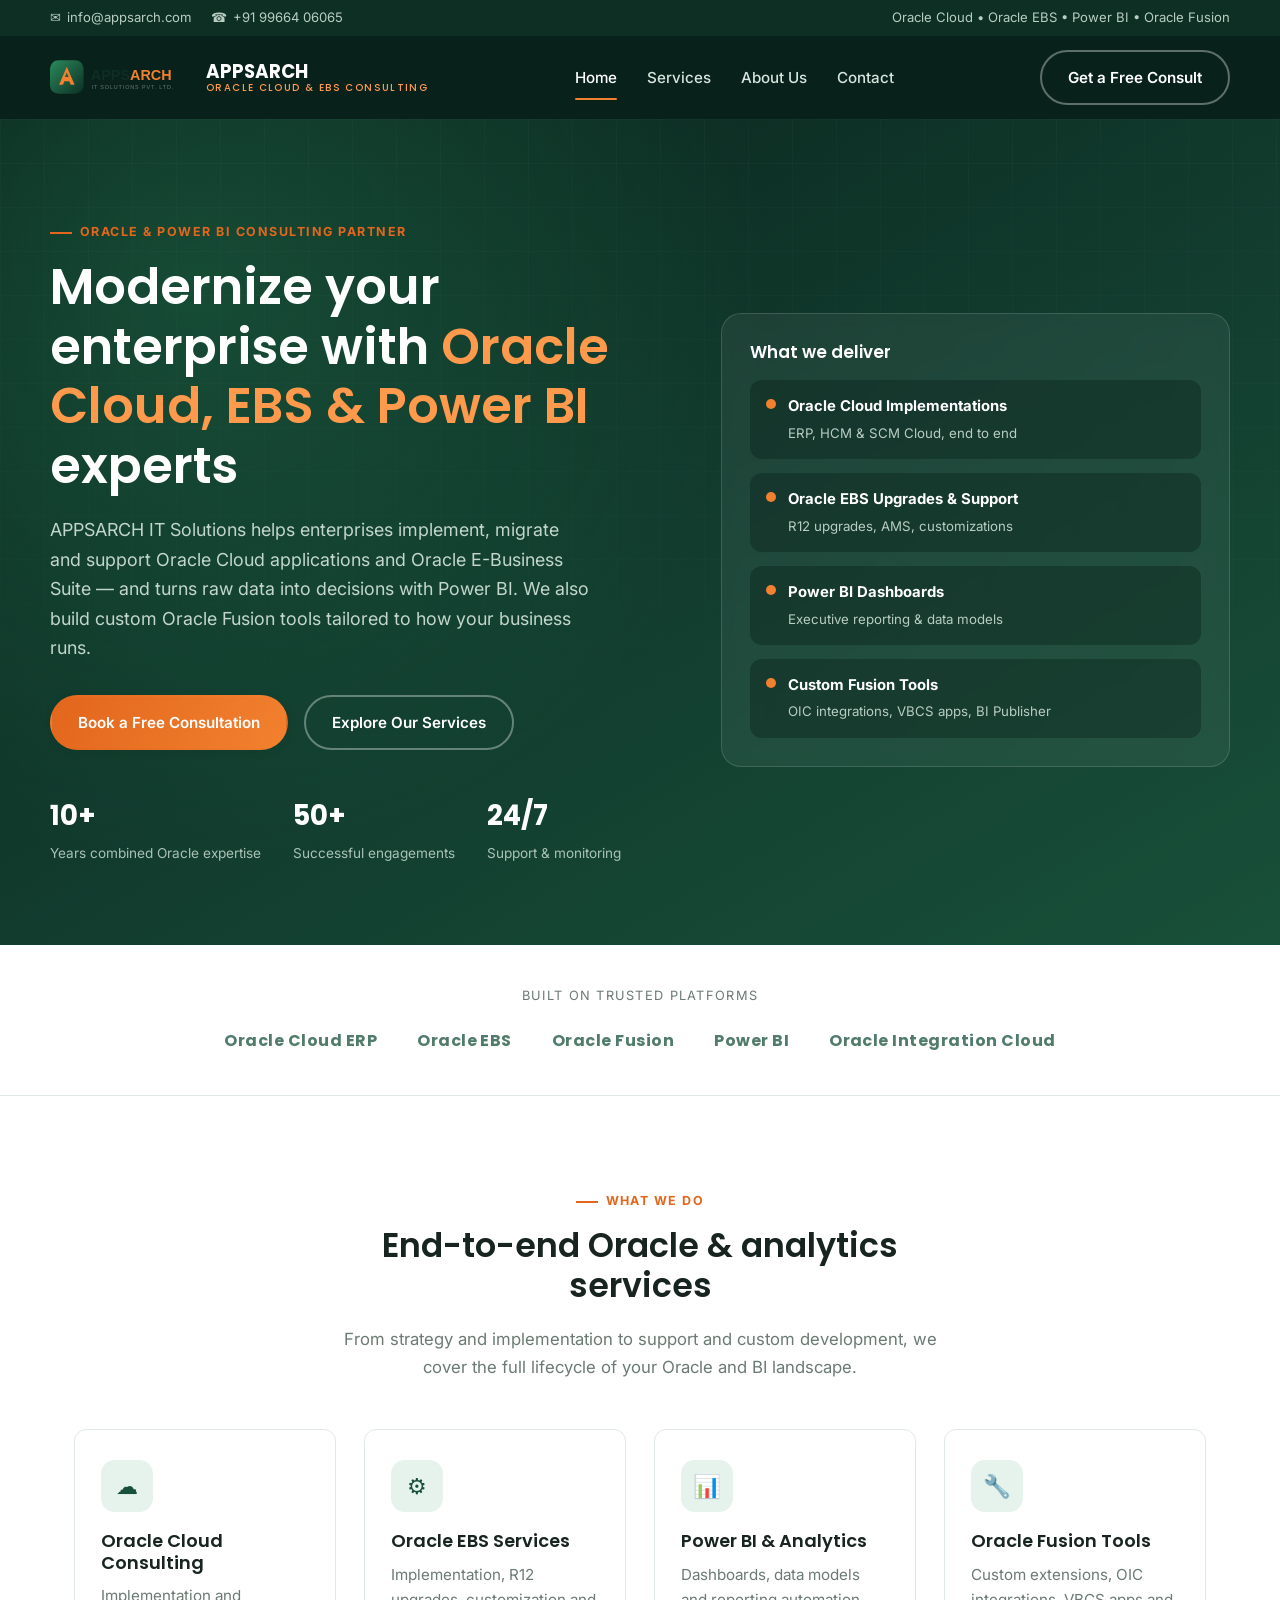
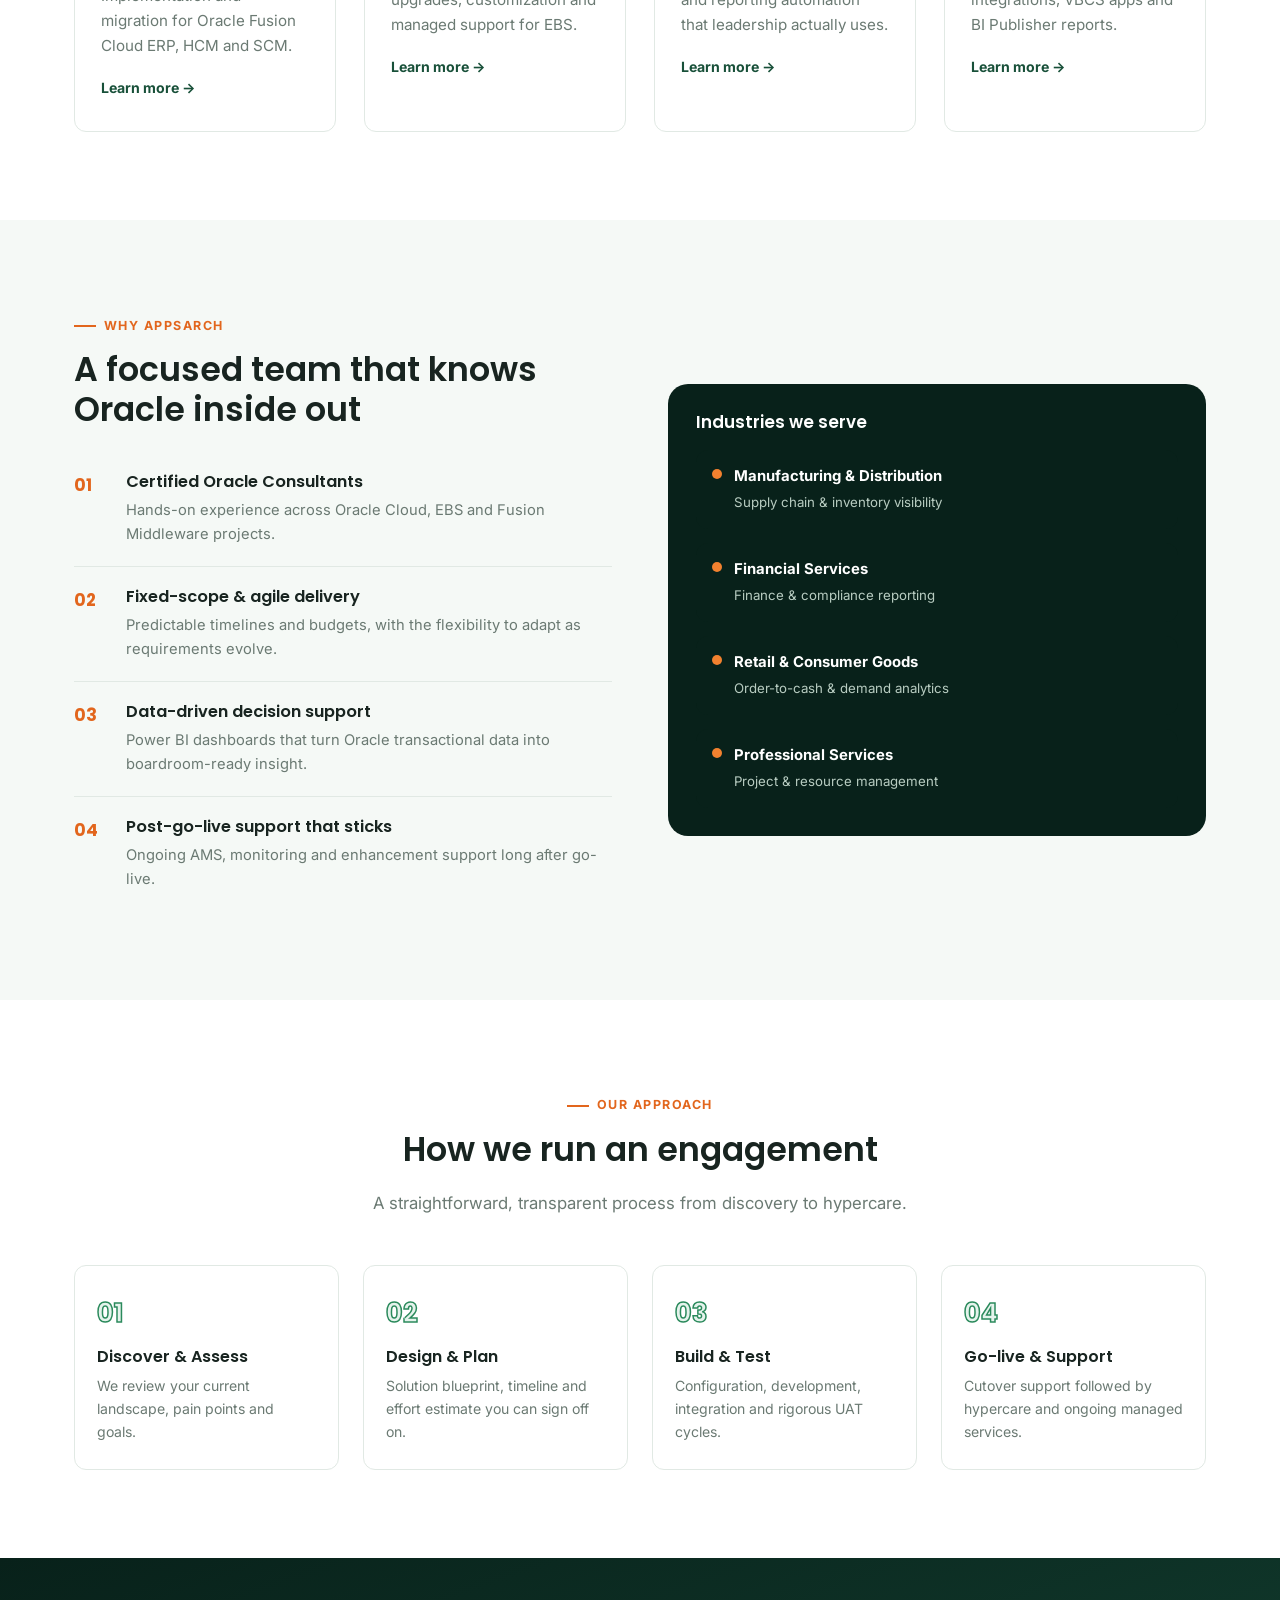
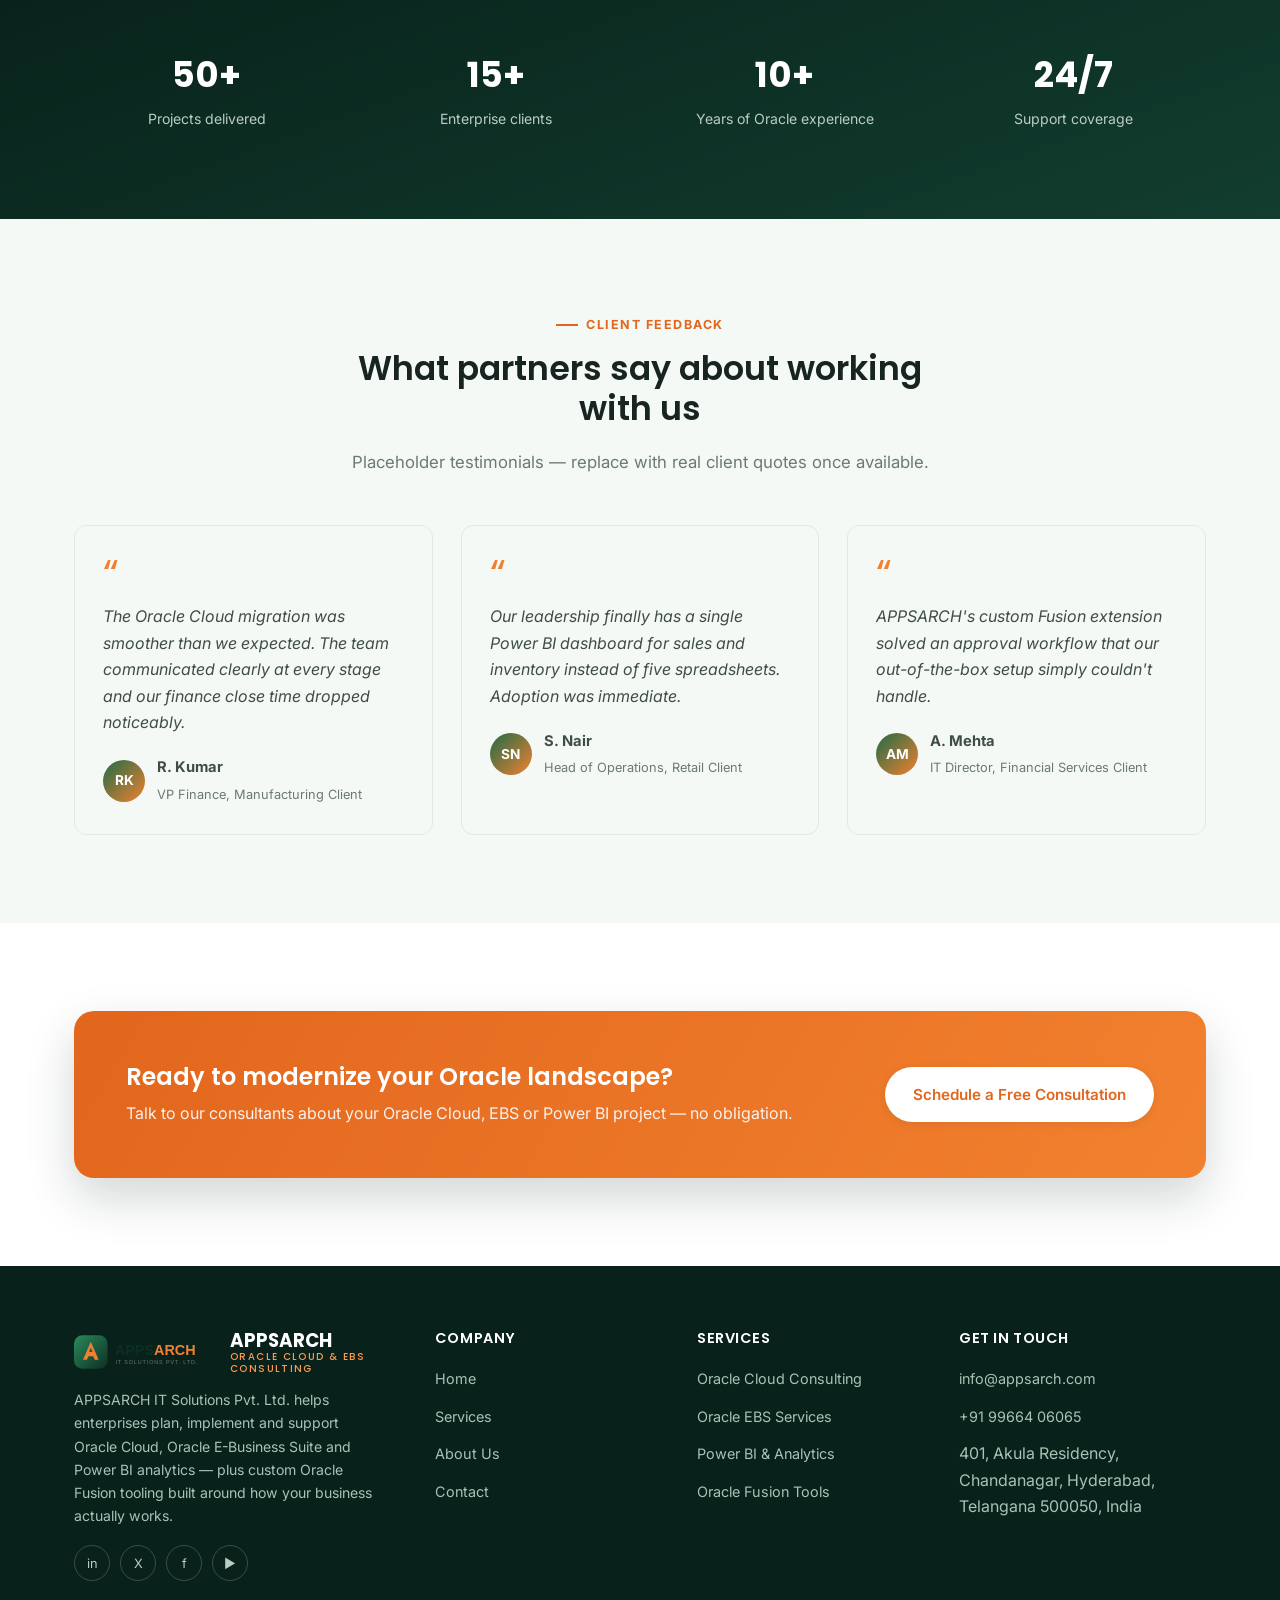
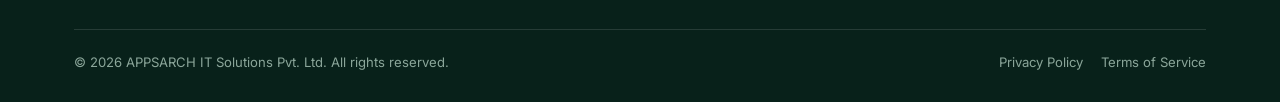
<file: index.html>
<!DOCTYPE html>
<html lang="en">
<head>
<meta charset="UTF-8">
<meta name="viewport" content="width=device-width, initial-scale=1.0">
<title>APPSARCH IT Solutions | Oracle Cloud, EBS &amp; Power BI Consulting</title>
<meta name="description" content="APPSARCH IT Solutions is a consulting partner for Oracle Cloud, Oracle E-Business Suite (EBS) and Power BI analytics, and builds custom Oracle Fusion tools and integrations.">
<link rel="icon" type="image/svg+xml" href="assets/images/favicon.svg">
<link rel="preconnect" href="https://fonts.googleapis.com">
<link href="https://fonts.googleapis.com/css2?family=Inter:wght@400;500;600;700&family=Poppins:wght@600;700&display=swap" rel="stylesheet">
<link rel="stylesheet" href="css/style.css">
</head>
<body>

<header id="site-header"></header>

<main>

  <!-- ================= HERO ================= -->
  <section class="hero">
    <div class="container hero-inner">
      <div>
        <div class="eyebrow">Oracle &amp; Power BI Consulting Partner</div>
        <h1>Modernize your enterprise with <span class="accent">Oracle Cloud, EBS &amp; Power BI</span> experts</h1>
        <p class="lead">APPSARCH IT Solutions helps enterprises implement, migrate and support Oracle Cloud applications and Oracle E-Business Suite — and turns raw data into decisions with Power BI. We also build custom Oracle Fusion tools tailored to how your business runs.</p>
        <div class="hero-actions">
          <a href="contact.html" class="btn btn-primary">Book a Free Consultation</a>
          <a href="services.html" class="btn btn-outline">Explore Our Services</a>
        </div>
        <div class="hero-stats">
          <div><strong>10+</strong><span>Years combined Oracle expertise</span></div>
          <div><strong>50+</strong><span>Successful engagements</span></div>
          <div><strong>24/7</strong><span>Support &amp; monitoring</span></div>
        </div>
      </div>
      <div class="hero-panel" data-reveal>
        <h3>What we deliver</h3>
        <div class="hero-panel-list">
          <div class="hero-panel-item">
            <span class="dot"></span>
            <div><strong>Oracle Cloud Implementations</strong><span>ERP, HCM &amp; SCM Cloud, end to end</span></div>
          </div>
          <div class="hero-panel-item">
            <span class="dot"></span>
            <div><strong>Oracle EBS Upgrades &amp; Support</strong><span>R12 upgrades, AMS, customizations</span></div>
          </div>
          <div class="hero-panel-item">
            <span class="dot"></span>
            <div><strong>Power BI Dashboards</strong><span>Executive reporting &amp; data models</span></div>
          </div>
          <div class="hero-panel-item">
            <span class="dot"></span>
            <div><strong>Custom Fusion Tools</strong><span>OIC integrations, VBCS apps, BI Publisher</span></div>
          </div>
        </div>
      </div>
    </div>
  </section>

  <!-- ================= LOGO STRIP ================= -->
  <section class="logo-strip">
    <div class="container">
      <p>Built on trusted platforms</p>
      <div class="logo-strip-row">
        <span>Oracle Cloud ERP</span>
        <span>Oracle EBS</span>
        <span>Oracle Fusion</span>
        <span>Power BI</span>
        <span>Oracle Integration Cloud</span>
      </div>
    </div>
  </section>

  <!-- ================= SERVICES OVERVIEW ================= -->
  <section class="section">
    <div class="container">
      <div class="section-head center">
        <div class="eyebrow" style="justify-content:center;">What We Do</div>
        <h2>End-to-end Oracle &amp; analytics services</h2>
        <p>From strategy and implementation to support and custom development, we cover the full lifecycle of your Oracle and BI landscape.</p>
      </div>
      <div class="grid grid-4">
        <div class="card service-card" data-reveal>
          <div class="icon-tile">&#9729;</div>
          <h3>Oracle Cloud Consulting</h3>
          <p>Implementation and migration for Oracle Fusion Cloud ERP, HCM and SCM.</p>
          <a href="services.html#oracle-cloud" class="card-link">Learn more &rarr;</a>
        </div>
        <div class="card service-card" data-reveal>
          <div class="icon-tile">&#9881;</div>
          <h3>Oracle EBS Services</h3>
          <p>Implementation, R12 upgrades, customization and managed support for EBS.</p>
          <a href="services.html#oracle-ebs" class="card-link">Learn more &rarr;</a>
        </div>
        <div class="card service-card" data-reveal>
          <div class="icon-tile">&#128202;</div>
          <h3>Power BI &amp; Analytics</h3>
          <p>Dashboards, data models and reporting automation that leadership actually uses.</p>
          <a href="services.html#power-bi" class="card-link">Learn more &rarr;</a>
        </div>
        <div class="card service-card" data-reveal>
          <div class="icon-tile">&#128295;</div>
          <h3>Oracle Fusion Tools</h3>
          <p>Custom extensions, OIC integrations, VBCS apps and BI Publisher reports.</p>
          <a href="services.html#fusion-tools" class="card-link">Learn more &rarr;</a>
        </div>
      </div>
    </div>
  </section>

  <!-- ================= WHY CHOOSE US ================= -->
  <section class="section section--soft">
    <div class="container grid grid-2" style="align-items:center; gap:56px;">
      <div data-reveal>
        <div class="eyebrow">Why APPSARCH</div>
        <h2 style="font-size:clamp(1.6rem,2.6vw,2.3rem); margin-bottom:22px;">A focused team that knows Oracle inside out</h2>
        <div class="feature-row">
          <span class="feature-num">01</span>
          <div><h4>Certified Oracle Consultants</h4><p>Hands-on experience across Oracle Cloud, EBS and Fusion Middleware projects.</p></div>
        </div>
        <div class="feature-row">
          <span class="feature-num">02</span>
          <div><h4>Fixed-scope &amp; agile delivery</h4><p>Predictable timelines and budgets, with the flexibility to adapt as requirements evolve.</p></div>
        </div>
        <div class="feature-row">
          <span class="feature-num">03</span>
          <div><h4>Data-driven decision support</h4><p>Power BI dashboards that turn Oracle transactional data into boardroom-ready insight.</p></div>
        </div>
        <div class="feature-row">
          <span class="feature-num">04</span>
          <div><h4>Post-go-live support that sticks</h4><p>Ongoing AMS, monitoring and enhancement support long after go-live.</p></div>
        </div>
      </div>
      <div class="hero-panel" style="background:var(--color-green-950); border:none;" data-reveal>
        <h3>Industries we serve</h3>
        <div class="hero-panel-list">
          <div class="hero-panel-item"><span class="dot"></span><div><strong>Manufacturing &amp; Distribution</strong><span>Supply chain &amp; inventory visibility</span></div></div>
          <div class="hero-panel-item"><span class="dot"></span><div><strong>Financial Services</strong><span>Finance &amp; compliance reporting</span></div></div>
          <div class="hero-panel-item"><span class="dot"></span><div><strong>Retail &amp; Consumer Goods</strong><span>Order-to-cash &amp; demand analytics</span></div></div>
          <div class="hero-panel-item"><span class="dot"></span><div><strong>Professional Services</strong><span>Project &amp; resource management</span></div></div>
        </div>
      </div>
    </div>
  </section>

  <!-- ================= PROCESS ================= -->
  <section class="section">
    <div class="container">
      <div class="section-head center">
        <div class="eyebrow" style="justify-content:center;">Our Approach</div>
        <h2>How we run an engagement</h2>
        <p>A straightforward, transparent process from discovery to hypercare.</p>
      </div>
      <div class="process">
        <div class="process-step" data-reveal><h4>Discover &amp; Assess</h4><p>We review your current landscape, pain points and goals.</p></div>
        <div class="process-step" data-reveal><h4>Design &amp; Plan</h4><p>Solution blueprint, timeline and effort estimate you can sign off on.</p></div>
        <div class="process-step" data-reveal><h4>Build &amp; Test</h4><p>Configuration, development, integration and rigorous UAT cycles.</p></div>
        <div class="process-step" data-reveal><h4>Go-live &amp; Support</h4><p>Cutover support followed by hypercare and ongoing managed services.</p></div>
      </div>
    </div>
  </section>

  <!-- ================= STATS BAND ================= -->
  <section class="section section--dark">
    <div class="container">
      <div class="stats-band">
        <div data-reveal><strong>50+</strong><span>Projects delivered</span></div>
        <div data-reveal><strong>15+</strong><span>Enterprise clients</span></div>
        <div data-reveal><strong>10+</strong><span>Years of Oracle experience</span></div>
        <div data-reveal><strong>24/7</strong><span>Support coverage</span></div>
      </div>
    </div>
  </section>

  <!-- ================= TESTIMONIALS ================= -->
  <section class="section section--soft">
    <div class="container">
      <div class="section-head center">
        <div class="eyebrow" style="justify-content:center;">Client Feedback</div>
        <h2>What partners say about working with us</h2>
        <p>Placeholder testimonials — replace with real client quotes once available.</p>
      </div>
      <div class="grid grid-3">
        <div class="testimonial" data-reveal>
          <span class="quote-mark">&ldquo;</span>
          <p class="quote">The Oracle Cloud migration was smoother than we expected. The team communicated clearly at every stage and our finance close time dropped noticeably.</p>
          <div class="testimonial-person">
            <div class="avatar">RK</div>
            <div><strong>R. Kumar</strong><span>VP Finance, Manufacturing Client</span></div>
          </div>
        </div>
        <div class="testimonial" data-reveal>
          <span class="quote-mark">&ldquo;</span>
          <p class="quote">Our leadership finally has a single Power BI dashboard for sales and inventory instead of five spreadsheets. Adoption was immediate.</p>
          <div class="testimonial-person">
            <div class="avatar">SN</div>
            <div><strong>S. Nair</strong><span>Head of Operations, Retail Client</span></div>
          </div>
        </div>
        <div class="testimonial" data-reveal>
          <span class="quote-mark">&ldquo;</span>
          <p class="quote">APPSARCH's custom Fusion extension solved an approval workflow that our out-of-the-box setup simply couldn't handle.</p>
          <div class="testimonial-person">
            <div class="avatar">AM</div>
            <div><strong>A. Mehta</strong><span>IT Director, Financial Services Client</span></div>
          </div>
        </div>
      </div>
    </div>
  </section>

  <!-- ================= CTA ================= -->
  <section class="section">
    <div class="container">
      <div class="cta-band" data-reveal>
        <div>
          <h3>Ready to modernize your Oracle landscape?</h3>
          <p>Talk to our consultants about your Oracle Cloud, EBS or Power BI project — no obligation.</p>
        </div>
        <a href="contact.html" class="btn btn-primary">Schedule a Free Consultation</a>
      </div>
    </div>
  </section>

</main>

<footer id="site-footer"></footer>
<button id="back-to-top" aria-label="Back to top">&uarr;</button>

<script src="js/script.js"></script>
</body>
</html>
</file>
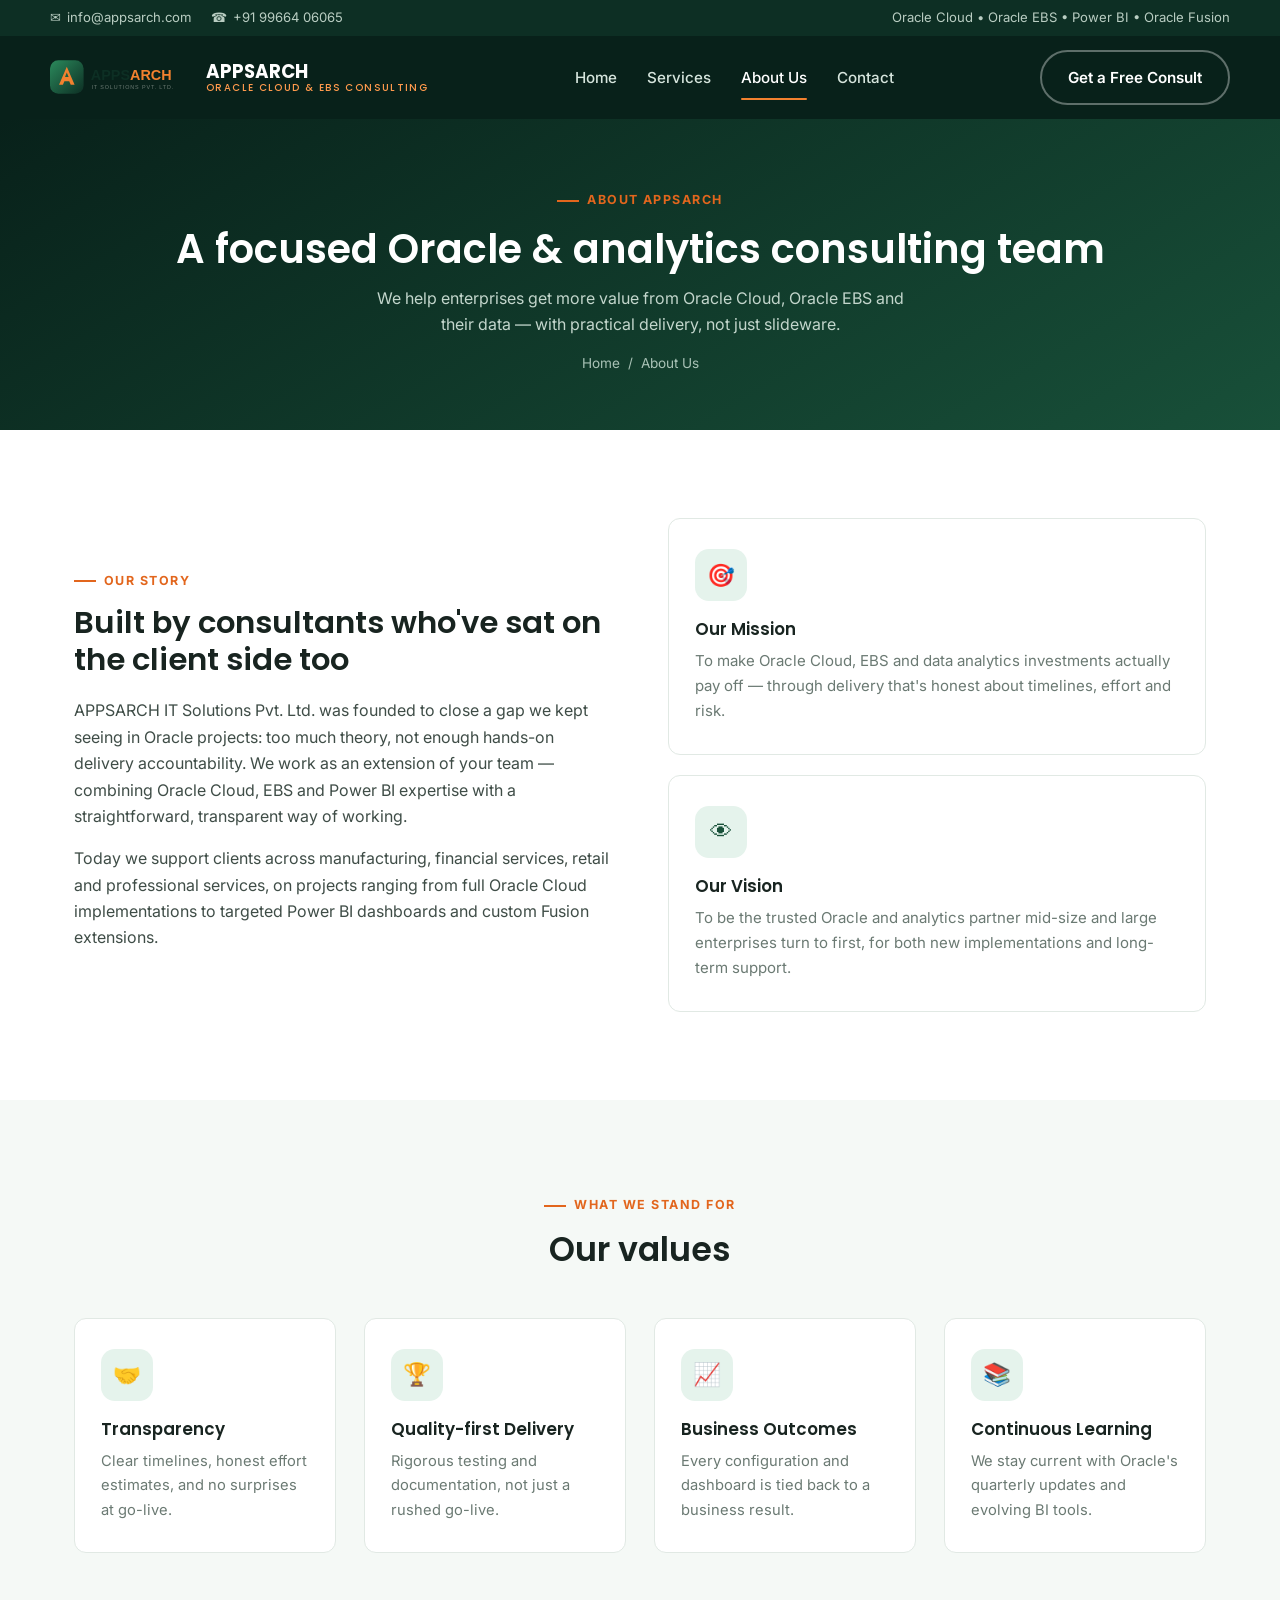
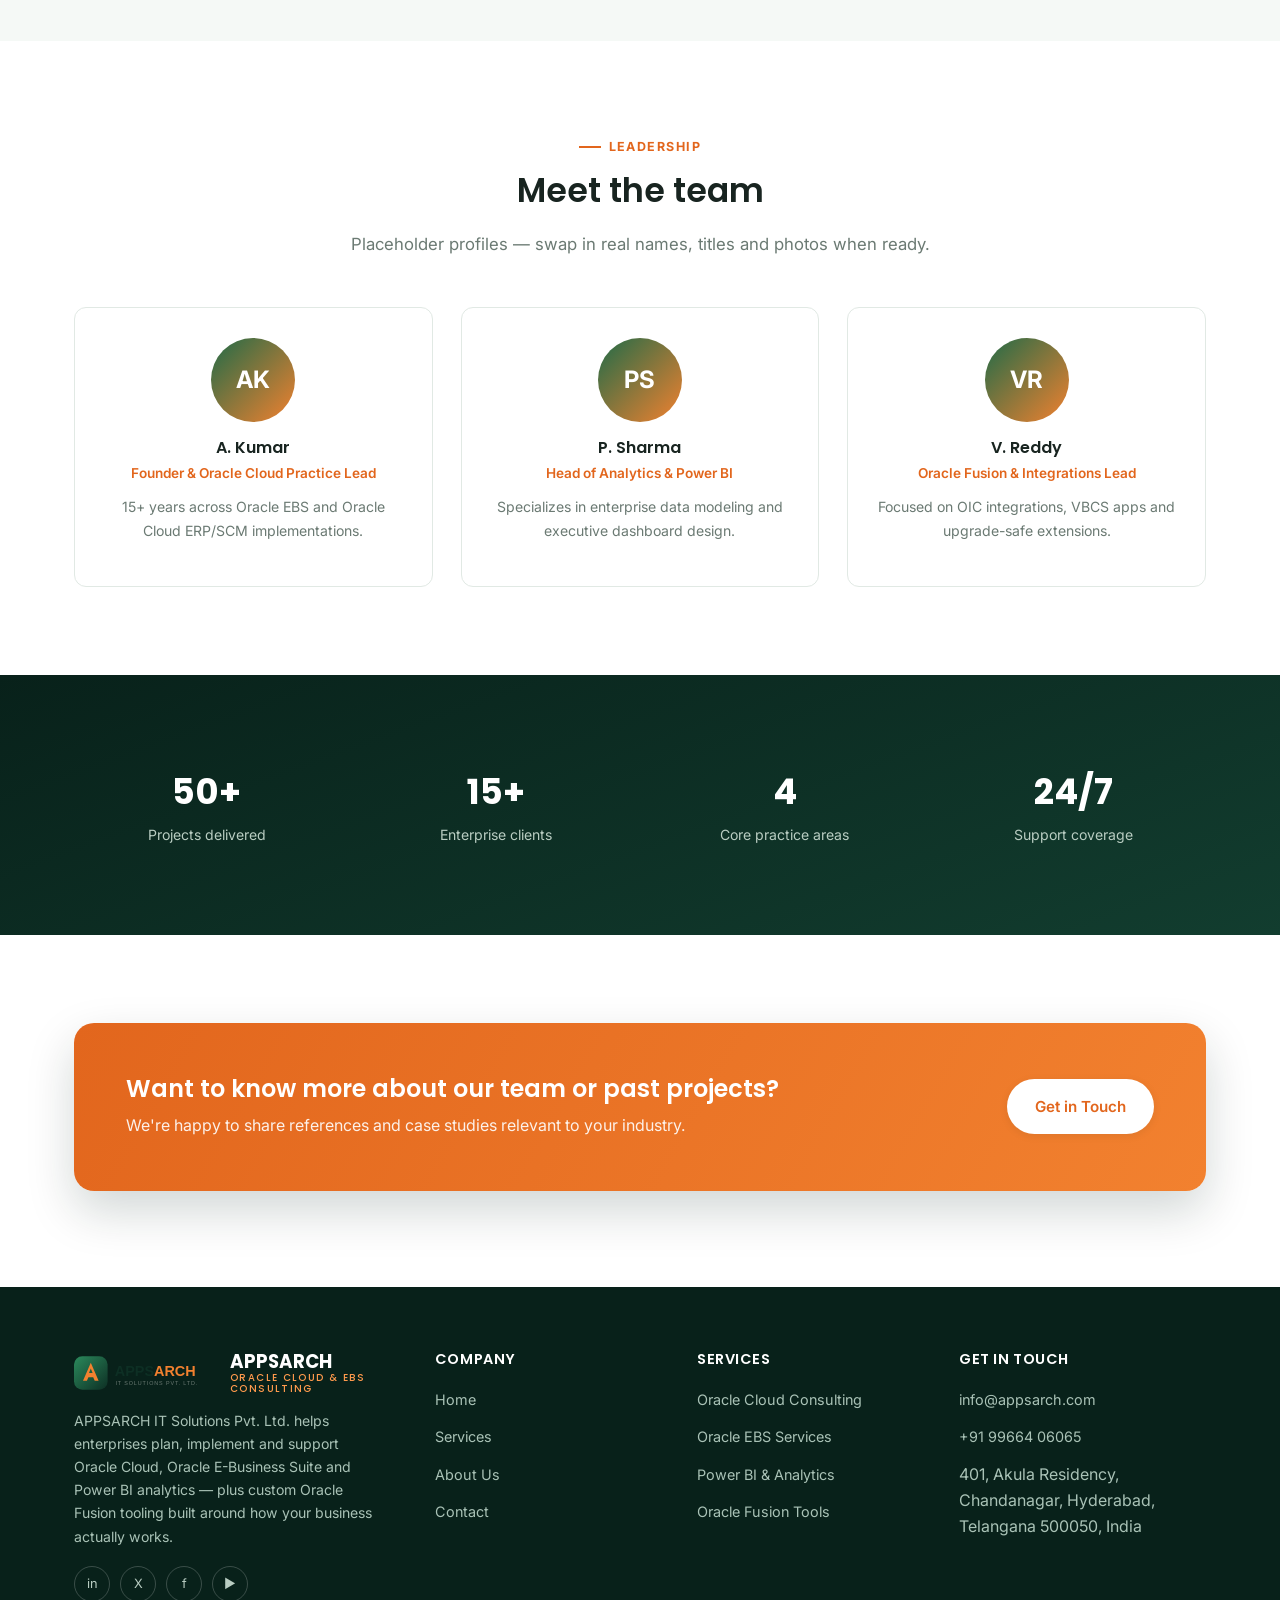
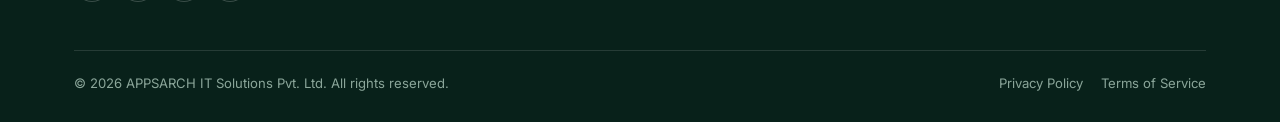
<file: about.html>
<!DOCTYPE html>
<html lang="en">
<head>
<meta charset="UTF-8">
<meta name="viewport" content="width=device-width, initial-scale=1.0">
<title>About Us | APPSARCH IT Solutions</title>
<meta name="description" content="Learn about APPSARCH IT Solutions Pvt. Ltd. — our mission, values and the team behind our Oracle Cloud, EBS and Power BI consulting practice.">
<link rel="icon" type="image/svg+xml" href="assets/images/favicon.svg">
<link rel="preconnect" href="https://fonts.googleapis.com">
<link href="https://fonts.googleapis.com/css2?family=Inter:wght@400;500;600;700&family=Poppins:wght@600;700&display=swap" rel="stylesheet">
<link rel="stylesheet" href="css/style.css">
</head>
<body>

<header id="site-header"></header>

<main>

  <section class="page-header">
    <div class="container">
      <div class="eyebrow">About APPSARCH</div>
      <h1>A focused Oracle &amp; analytics consulting team</h1>
      <p>We help enterprises get more value from Oracle Cloud, Oracle EBS and their data — with practical delivery, not just slideware.</p>
      <div class="breadcrumb"><a href="index.html">Home</a> / <span>About Us</span></div>
    </div>
  </section>

  <!-- ================= STORY ================= -->
  <section class="section">
    <div class="container grid grid-2" style="align-items:center; gap:56px;">
      <div data-reveal>
        <div class="eyebrow">Our Story</div>
        <h2 style="font-size:clamp(1.5rem,2.4vw,2rem);">Built by consultants who've sat on the client side too</h2>
        <p>APPSARCH IT Solutions Pvt. Ltd. was founded to close a gap we kept seeing in Oracle projects: too much theory, not enough hands-on delivery accountability. We work as an extension of your team — combining Oracle Cloud, EBS and Power BI expertise with a straightforward, transparent way of working.</p>
        <p>Today we support clients across manufacturing, financial services, retail and professional services, on projects ranging from full Oracle Cloud implementations to targeted Power BI dashboards and custom Fusion extensions.</p>
      </div>
      <div class="grid" style="gap:20px;" data-reveal>
        <div class="card">
          <div class="icon-tile">&#127919;</div>
          <h3 style="font-size:1.05rem;">Our Mission</h3>
          <p style="color:var(--color-muted); font-size:0.94rem; margin:0;">To make Oracle Cloud, EBS and data analytics investments actually pay off — through delivery that's honest about timelines, effort and risk.</p>
        </div>
        <div class="card">
          <div class="icon-tile">&#128065;</div>
          <h3 style="font-size:1.05rem;">Our Vision</h3>
          <p style="color:var(--color-muted); font-size:0.94rem; margin:0;">To be the trusted Oracle and analytics partner mid-size and large enterprises turn to first, for both new implementations and long-term support.</p>
        </div>
      </div>
    </div>
  </section>

  <!-- ================= VALUES ================= -->
  <section class="section section--soft">
    <div class="container">
      <div class="section-head center">
        <div class="eyebrow" style="justify-content:center;">What We Stand For</div>
        <h2>Our values</h2>
      </div>
      <div class="grid grid-4">
        <div class="card" data-reveal>
          <div class="icon-tile">&#129309;</div>
          <h3 style="font-size:1.05rem;">Transparency</h3>
          <p style="color:var(--color-muted); font-size:0.92rem; margin:0;">Clear timelines, honest effort estimates, and no surprises at go-live.</p>
        </div>
        <div class="card" data-reveal>
          <div class="icon-tile">&#127942;</div>
          <h3 style="font-size:1.05rem;">Quality-first Delivery</h3>
          <p style="color:var(--color-muted); font-size:0.92rem; margin:0;">Rigorous testing and documentation, not just a rushed go-live.</p>
        </div>
        <div class="card" data-reveal>
          <div class="icon-tile">&#128200;</div>
          <h3 style="font-size:1.05rem;">Business Outcomes</h3>
          <p style="color:var(--color-muted); font-size:0.92rem; margin:0;">Every configuration and dashboard is tied back to a business result.</p>
        </div>
        <div class="card" data-reveal>
          <div class="icon-tile">&#128218;</div>
          <h3 style="font-size:1.05rem;">Continuous Learning</h3>
          <p style="color:var(--color-muted); font-size:0.92rem; margin:0;">We stay current with Oracle's quarterly updates and evolving BI tools.</p>
        </div>
      </div>
    </div>
  </section>

  <!-- ================= TEAM ================= -->
  <section class="section">
    <div class="container">
      <div class="section-head center">
        <div class="eyebrow" style="justify-content:center;">Leadership</div>
        <h2>Meet the team</h2>
        <p>Placeholder profiles — swap in real names, titles and photos when ready.</p>
      </div>
      <div class="grid grid-3">
        <div class="card team-card" data-reveal>
          <div class="avatar-lg">AK</div>
          <h4>A. Kumar</h4>
          <span>Founder &amp; Oracle Cloud Practice Lead</span>
          <p>15+ years across Oracle EBS and Oracle Cloud ERP/SCM implementations.</p>
        </div>
        <div class="card team-card" data-reveal>
          <div class="avatar-lg">PS</div>
          <h4>P. Sharma</h4>
          <span>Head of Analytics &amp; Power BI</span>
          <p>Specializes in enterprise data modeling and executive dashboard design.</p>
        </div>
        <div class="card team-card" data-reveal>
          <div class="avatar-lg">VR</div>
          <h4>V. Reddy</h4>
          <span>Oracle Fusion &amp; Integrations Lead</span>
          <p>Focused on OIC integrations, VBCS apps and upgrade-safe extensions.</p>
        </div>
      </div>
    </div>
  </section>

  <!-- ================= WHY US STRIP ================= -->
  <section class="section section--dark">
    <div class="container">
      <div class="stats-band">
        <div data-reveal><strong>50+</strong><span>Projects delivered</span></div>
        <div data-reveal><strong>15+</strong><span>Enterprise clients</span></div>
        <div data-reveal><strong>4</strong><span>Core practice areas</span></div>
        <div data-reveal><strong>24/7</strong><span>Support coverage</span></div>
      </div>
    </div>
  </section>

  <section class="section" style="padding-bottom:96px;">
    <div class="container">
      <div class="cta-band" data-reveal>
        <div>
          <h3>Want to know more about our team or past projects?</h3>
          <p>We're happy to share references and case studies relevant to your industry.</p>
        </div>
        <a href="contact.html" class="btn btn-primary">Get in Touch</a>
      </div>
    </div>
  </section>

</main>

<footer id="site-footer"></footer>
<button id="back-to-top" aria-label="Back to top">&uarr;</button>

<script src="js/script.js"></script>
</body>
</html>
</file>
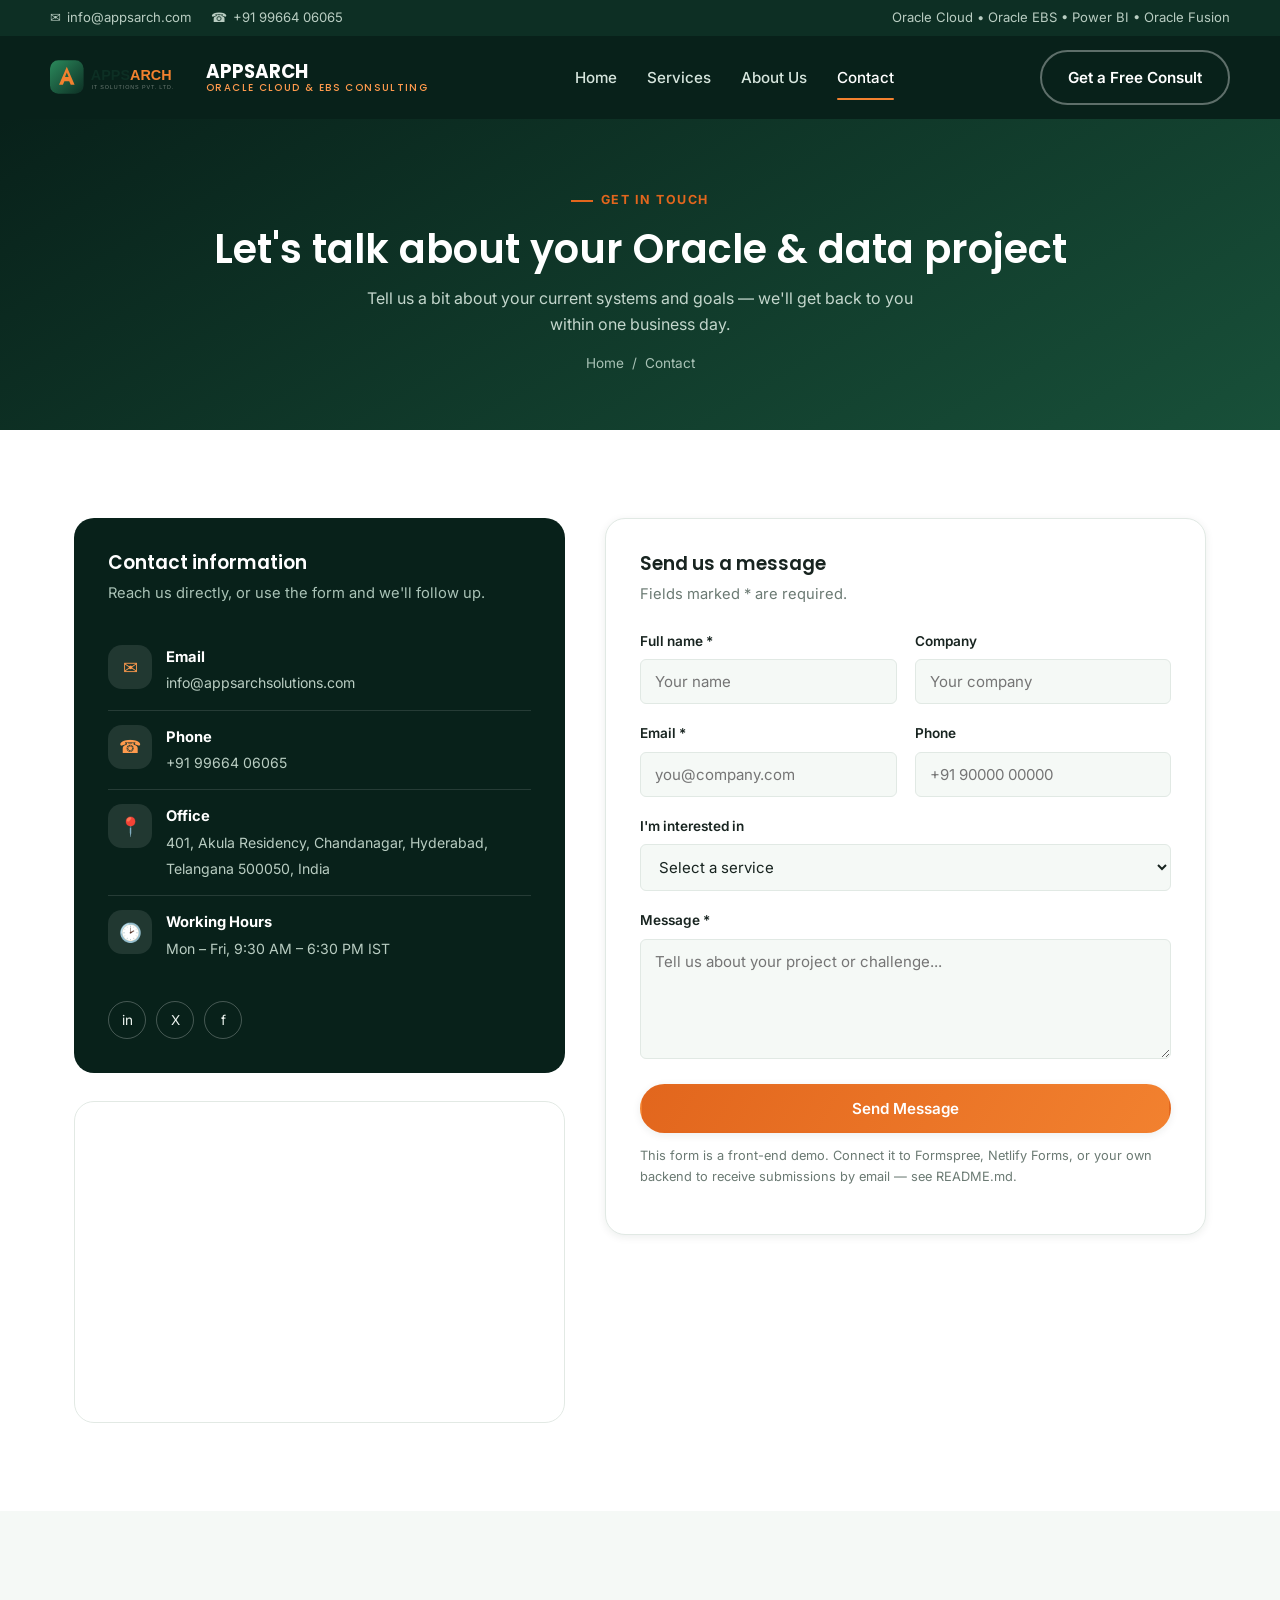
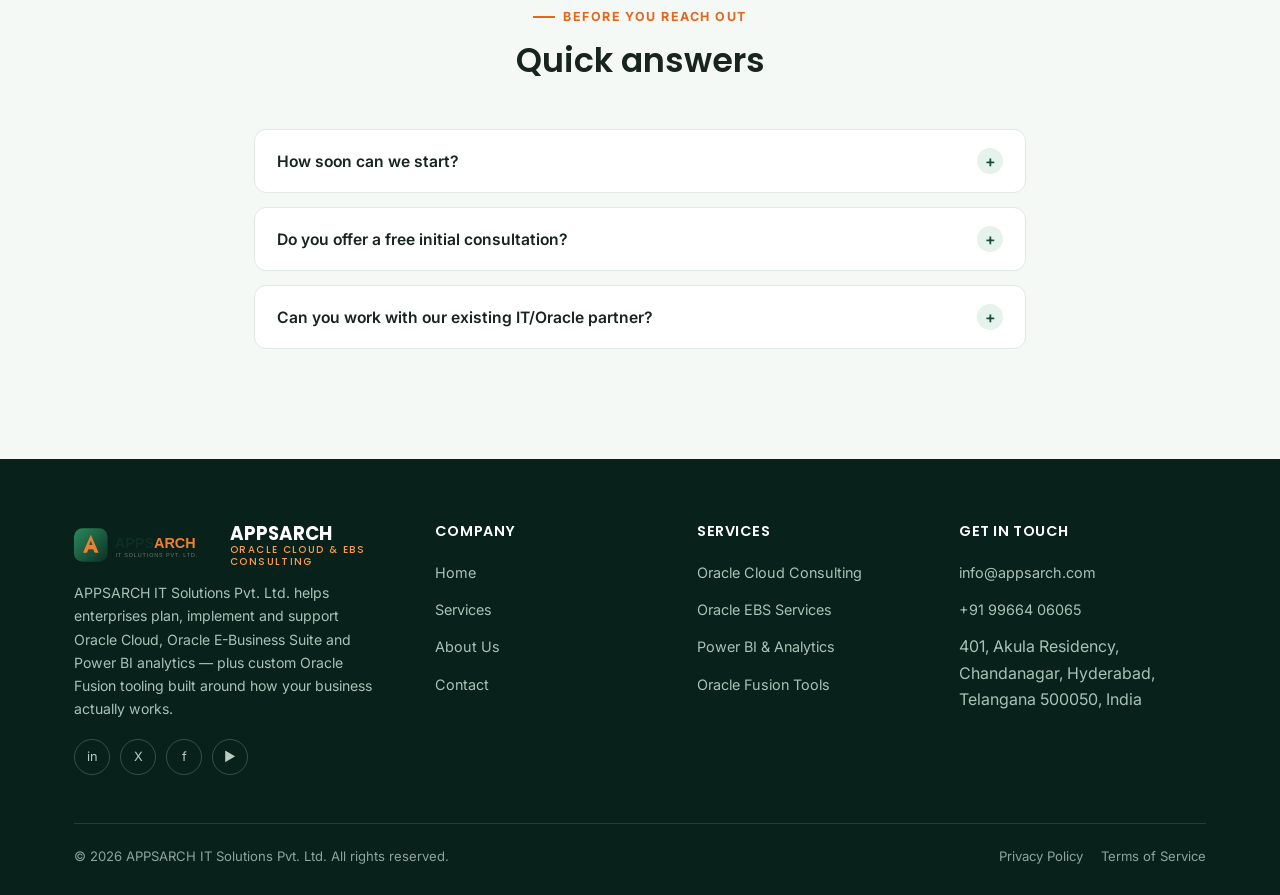
<file: contact.html>
<!DOCTYPE html>
<html lang="en">
<head>
<meta charset="UTF-8">
<meta name="viewport" content="width=device-width, initial-scale=1.0">
<title>Contact Us | APPSARCH IT Solutions</title>
<meta name="description" content="Get in touch with APPSARCH IT Solutions for Oracle Cloud, Oracle EBS, Power BI and Oracle Fusion tools consulting.">
<link rel="icon" type="image/svg+xml" href="assets/images/favicon.svg">
<link rel="preconnect" href="https://fonts.googleapis.com">
<link href="https://fonts.googleapis.com/css2?family=Inter:wght@400;500;600;700&family=Poppins:wght@600;700&display=swap" rel="stylesheet">
<link rel="stylesheet" href="css/style.css">
</head>
<body>

<header id="site-header"></header>

<main>

  <section class="page-header">
    <div class="container">
      <div class="eyebrow">Get In Touch</div>
      <h1>Let's talk about your Oracle &amp; data project</h1>
      <p>Tell us a bit about your current systems and goals — we'll get back to you within one business day.</p>
      <div class="breadcrumb"><a href="index.html">Home</a> / <span>Contact</span></div>
    </div>
  </section>

  <section class="section">
    <div class="container">
      <div class="contact-wrap">

        <div data-reveal>
          <div class="contact-info-card">
            <h3>Contact information</h3>
            <p class="muted">Reach us directly, or use the form and we'll follow up.</p>

            <div class="contact-row">
              <div class="icon-tile">&#9993;</div>
              <div><strong>Email</strong><a href="mailto:info@appsarchsolutions.com">info@appsarchsolutions.com</a></div>
            </div>
            <div class="contact-row">
              <div class="icon-tile">&#9742;</div>
              <div><strong>Phone</strong><a href="tel:+9199664 06065">+91 99664 06065</a></div>
            </div>
            <div class="contact-row">
              <div class="icon-tile">&#128205;</div>
              <div><strong>Office</strong><span>401, Akula Residency, Chandanagar, Hyderabad, Telangana 500050, India</span></div>
            </div>
            <div class="contact-row">
              <div class="icon-tile">&#128337;</div>
              <div><strong>Working Hours</strong><span>Mon &ndash; Fri, 9:30 AM &ndash; 6:30 PM IST</span></div>
            </div>

            <div class="social-row">
              <a href="#" aria-label="LinkedIn">in</a>
              <a href="#" aria-label="Twitter">X</a>
              <a href="#" aria-label="Facebook">f</a>
            </div>
          </div>

          <div class="map-embed">
            <iframe src="https://www.google.com/maps?q=Hitech+City+Hyderabad&output=embed" loading="lazy" referrerpolicy="no-referrer-when-downgrade" title="Office location map"></iframe>
          </div>
        </div>

        <div class="form-card" data-reveal>
          <h3 style="margin-bottom:6px;">Send us a message</h3>
          <p style="color:var(--color-muted); font-size:0.92rem; margin-bottom:24px;">Fields marked * are required.</p>

          <form id="contact-form">
            <div class="form-row">
              <div class="field">
                <label for="name">Full name *</label>
                <input type="text" id="name" name="name" placeholder="Your name" required>
              </div>
              <div class="field">
                <label for="company">Company</label>
                <input type="text" id="company" name="company" placeholder="Your company">
              </div>
            </div>
            <div class="form-row">
              <div class="field">
                <label for="email">Email *</label>
                <input type="email" id="email" name="email" placeholder="you@company.com" required>
              </div>
              <div class="field">
                <label for="phone">Phone</label>
                <input type="tel" id="phone" name="phone" placeholder="+91 90000 00000">
              </div>
            </div>
            <div class="field">
              <label for="service">I'm interested in</label>
              <select id="service" name="service">
                <option value="">Select a service</option>
                <option value="oracle-cloud">Oracle Cloud Consulting</option>
                <option value="oracle-ebs">Oracle EBS Services</option>
                <option value="power-bi">Power BI &amp; Analytics</option>
                <option value="fusion-tools">Oracle Fusion Tools Development</option>
                <option value="other">Something else</option>
              </select>
            </div>
            <div class="field">
              <label for="message">Message *</label>
              <textarea id="message" name="message" placeholder="Tell us about your project or challenge..." required></textarea>
            </div>
            <button type="submit" class="btn btn-primary btn-block">Send Message</button>
            <p class="form-note">This form is a front-end demo. Connect it to Formspree, Netlify Forms, or your own backend to receive submissions by email &mdash; see README.md.</p>
            <div class="form-success" id="form-success">&#10003; Thanks! Your message has been noted. We'll be in touch shortly.</div>
          </form>
        </div>

      </div>
    </div>
  </section>

  <!-- ================= FAQ MINI ================= -->
  <section class="section section--soft" style="padding-bottom:96px;">
    <div class="container" style="max-width:820px;">
      <div class="section-head center">
        <div class="eyebrow" style="justify-content:center;">Before You Reach Out</div>
        <h2>Quick answers</h2>
      </div>
      <div class="faq-item">
        <button class="faq-question"><span>How soon can we start?</span><span class="plus">+</span></button>
        <div class="faq-answer"><p>Most engagements can kick off within 1&ndash;2 weeks of scoping, depending on current team availability.</p></div>
      </div>
      <div class="faq-item">
        <button class="faq-question"><span>Do you offer a free initial consultation?</span><span class="plus">+</span></button>
        <div class="faq-answer"><p>Yes — the first consultation call is free and helps us understand whether and how we can help.</p></div>
      </div>
      <div class="faq-item">
        <button class="faq-question"><span>Can you work with our existing IT/Oracle partner?</span><span class="plus">+</span></button>
        <div class="faq-answer"><p>Yes — we regularly work alongside in-house IT teams and other vendors on specific workstreams.</p></div>
      </div>
    </div>
  </section>

</main>

<footer id="site-footer"></footer>
<button id="back-to-top" aria-label="Back to top">&uarr;</button>

<script src="js/script.js"></script>
</body>
</html>
</file>
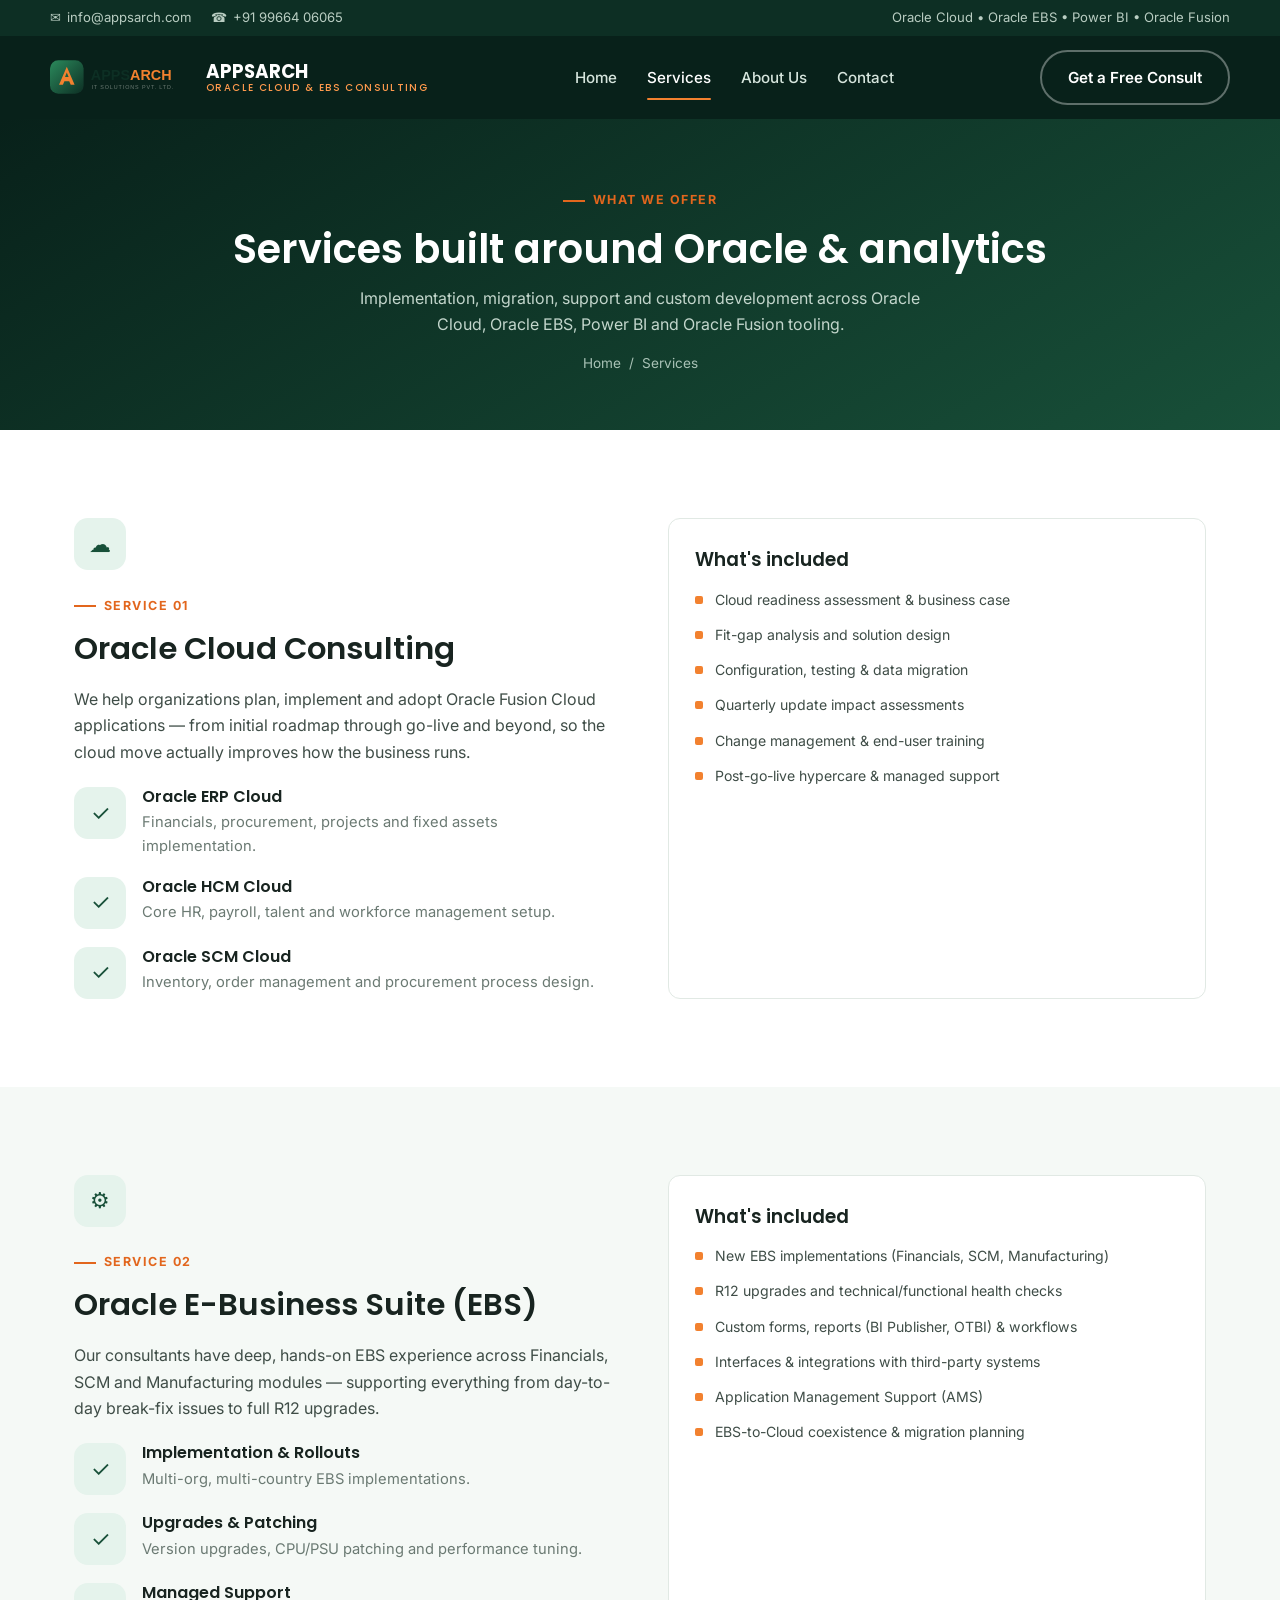
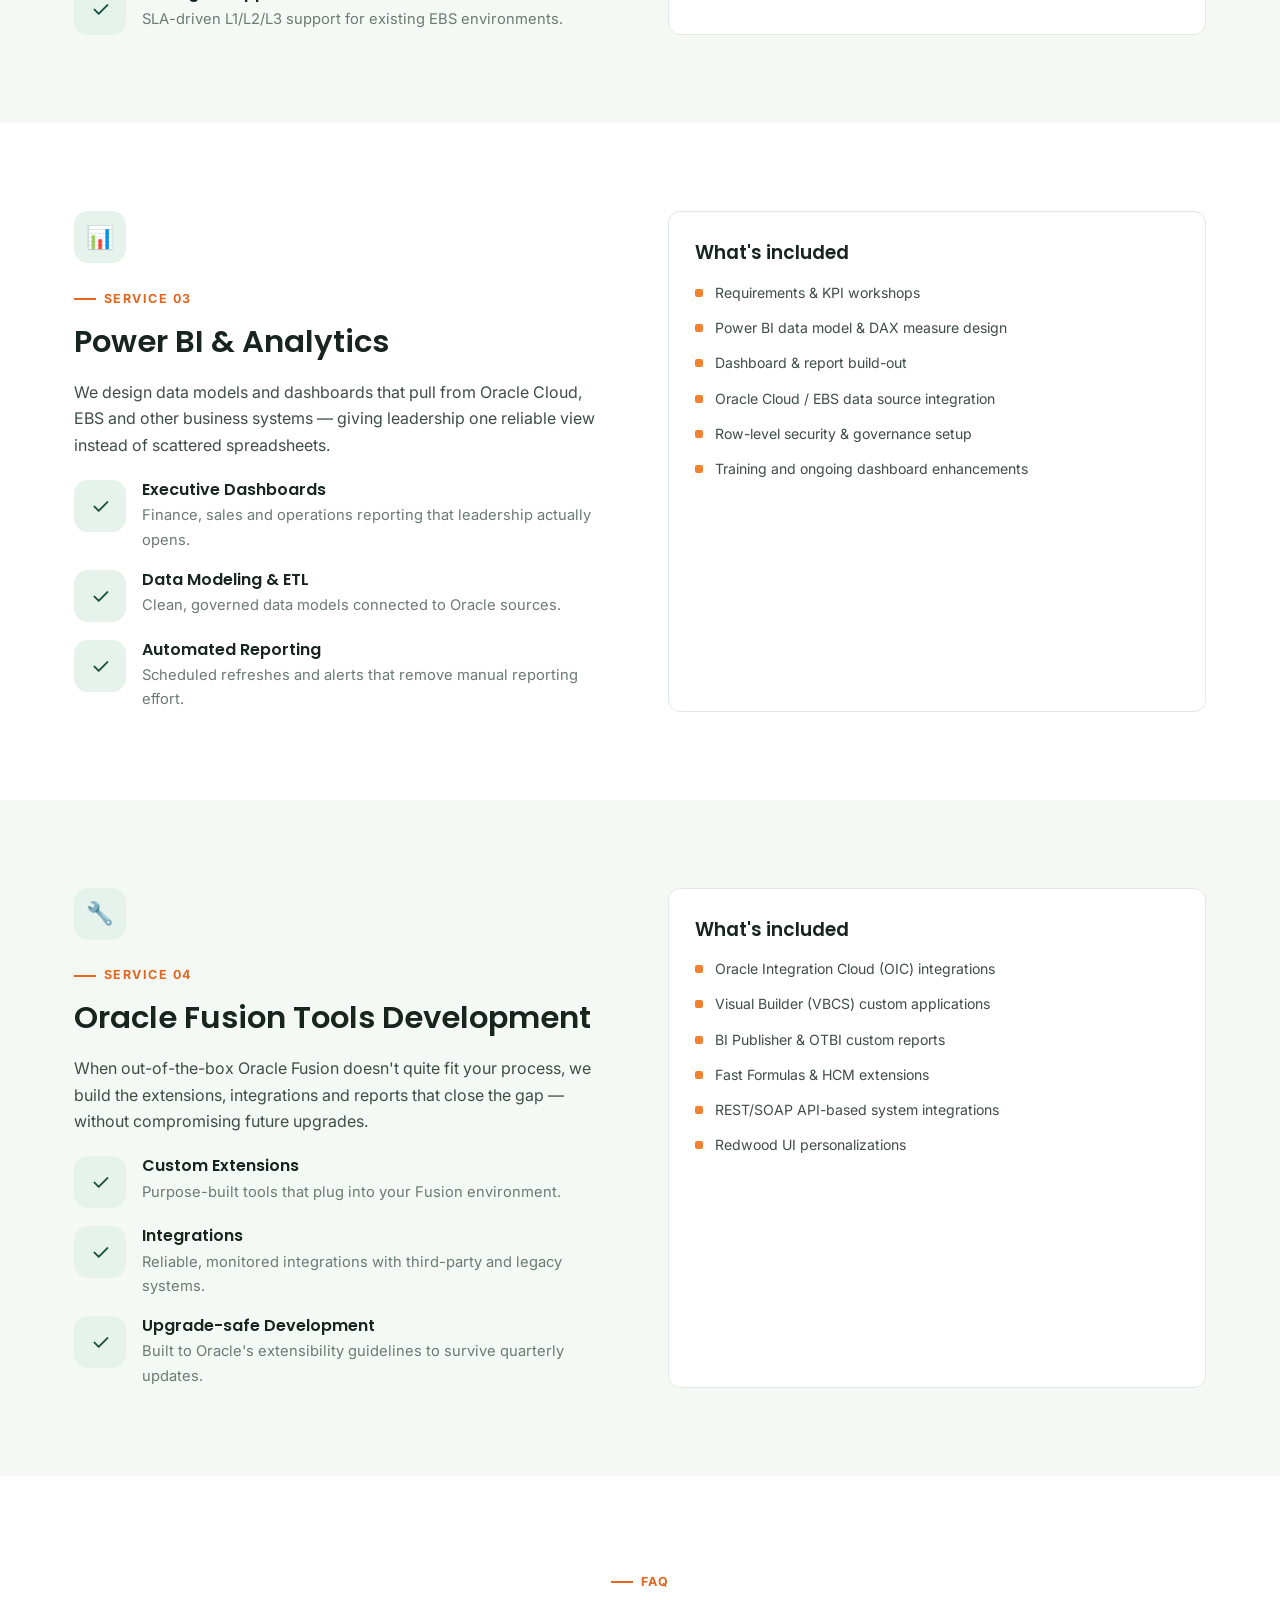
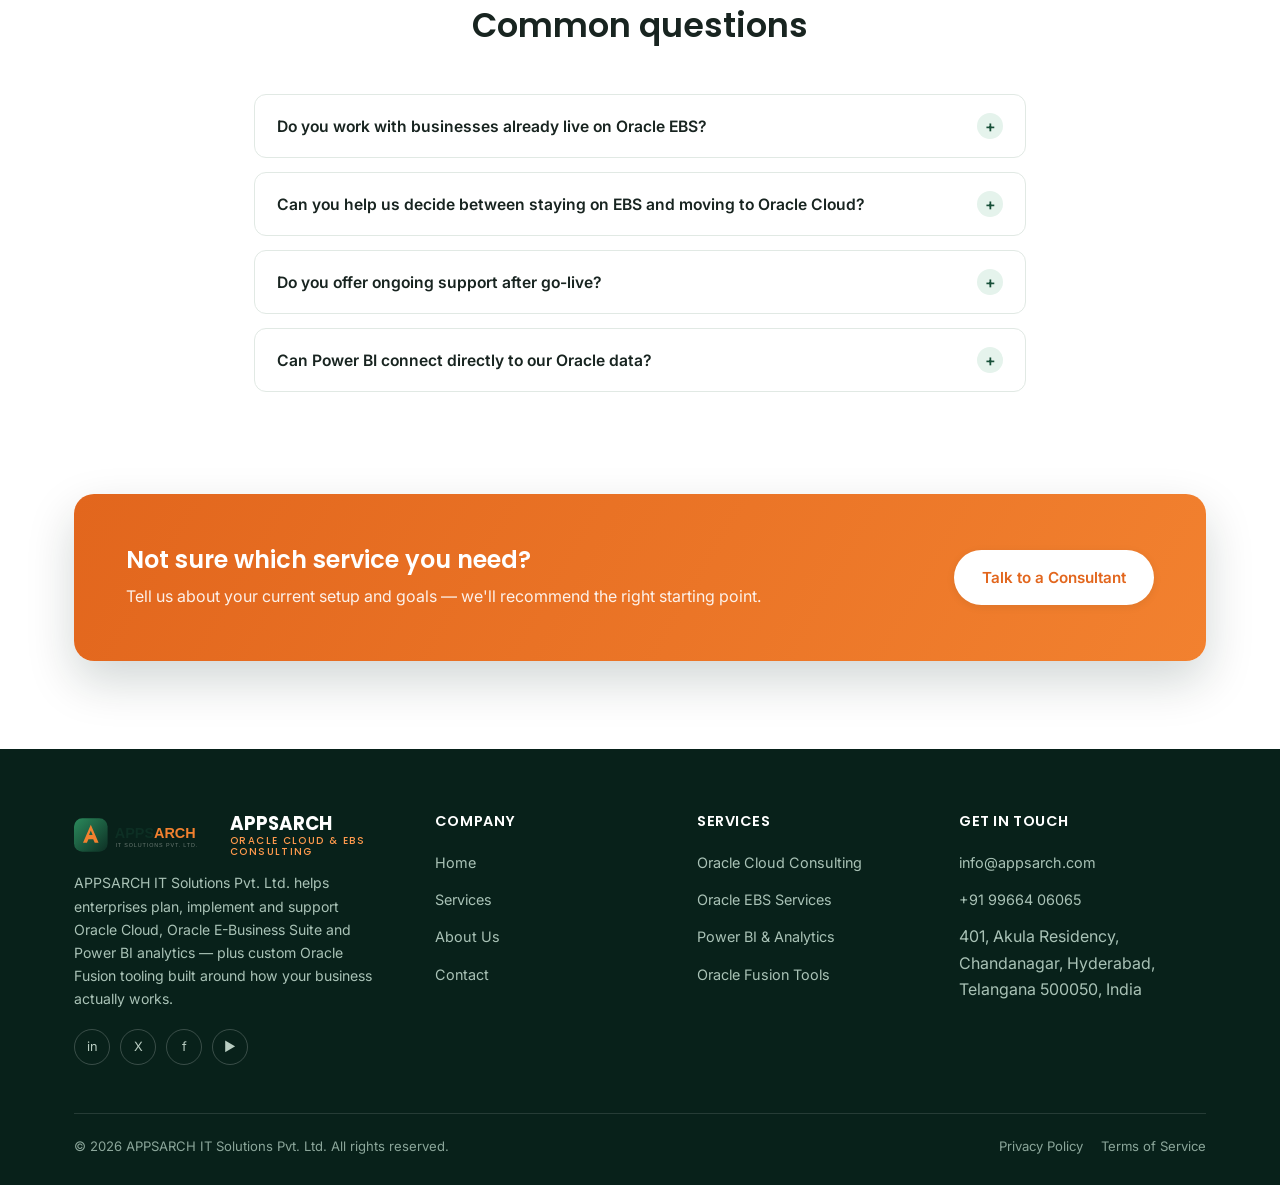
<file: services.html>
<!DOCTYPE html>
<html lang="en">
<head>
<meta charset="UTF-8">
<meta name="viewport" content="width=device-width, initial-scale=1.0">
<title>Services | APPSARCH IT Solutions</title>
<meta name="description" content="Oracle Cloud, Oracle EBS, Power BI analytics and custom Oracle Fusion tools development services from APPSARCH IT Solutions.">
<link rel="icon" type="image/svg+xml" href="assets/images/favicon.svg">
<link rel="preconnect" href="https://fonts.googleapis.com">
<link href="https://fonts.googleapis.com/css2?family=Inter:wght@400;500;600;700&family=Poppins:wght@600;700&display=swap" rel="stylesheet">
<link rel="stylesheet" href="css/style.css">
</head>
<body>

<header id="site-header"></header>

<main>

  <section class="page-header">
    <div class="container">
      <div class="eyebrow">What We Offer</div>
      <h1>Services built around Oracle &amp; analytics</h1>
      <p>Implementation, migration, support and custom development across Oracle Cloud, Oracle EBS, Power BI and Oracle Fusion tooling.</p>
      <div class="breadcrumb"><a href="index.html">Home</a> / <span>Services</span></div>
    </div>
  </section>

  <!-- ================= ORACLE CLOUD ================= -->
  <section id="oracle-cloud" class="section">
    <div class="container grid grid-2" style="align-items:center; gap:56px;">
      <div data-reveal>
        <div class="icon-tile">&#9729;</div>
        <div class="eyebrow">Service 01</div>
        <h2 style="font-size:clamp(1.5rem,2.4vw,2rem);">Oracle Cloud Consulting</h2>
        <p>We help organizations plan, implement and adopt Oracle Fusion Cloud applications — from initial roadmap through go-live and beyond, so the cloud move actually improves how the business runs.</p>
        <ul class="value-list" style="margin-top:22px;">
          <li class="value-item"><div class="icon-tile" style="margin:0;">&#10003;</div><div><h4>Oracle ERP Cloud</h4><p>Financials, procurement, projects and fixed assets implementation.</p></div></li>
          <li class="value-item"><div class="icon-tile" style="margin:0;">&#10003;</div><div><h4>Oracle HCM Cloud</h4><p>Core HR, payroll, talent and workforce management setup.</p></div></li>
          <li class="value-item"><div class="icon-tile" style="margin:0;">&#10003;</div><div><h4>Oracle SCM Cloud</h4><p>Inventory, order management and procurement process design.</p></div></li>
        </ul>
      </div>
      <div class="card" data-reveal>
        <h3 style="margin-bottom:16px;">What's included</h3>
        <ul class="service-card ul" style="display:flex; flex-direction:column; gap:12px;">
          <li>Cloud readiness assessment &amp; business case</li>
          <li>Fit-gap analysis and solution design</li>
          <li>Configuration, testing &amp; data migration</li>
          <li>Quarterly update impact assessments</li>
          <li>Change management &amp; end-user training</li>
          <li>Post-go-live hypercare &amp; managed support</li>
        </ul>
      </div>
    </div>
  </section>

  <!-- ================= ORACLE EBS ================= -->
  <section id="oracle-ebs" class="section section--soft">
    <div class="container grid grid-2" style="align-items:center; gap:56px;">
      <div class="card" data-reveal style="order:2;">
        <h3 style="margin-bottom:16px;">What's included</h3>
        <ul class="service-card ul" style="display:flex; flex-direction:column; gap:12px;">
          <li>New EBS implementations (Financials, SCM, Manufacturing)</li>
          <li>R12 upgrades and technical/functional health checks</li>
          <li>Custom forms, reports (BI Publisher, OTBI) &amp; workflows</li>
          <li>Interfaces &amp; integrations with third-party systems</li>
          <li>Application Management Support (AMS)</li>
          <li>EBS-to-Cloud coexistence &amp; migration planning</li>
        </ul>
      </div>
      <div data-reveal style="order:1;">
        <div class="icon-tile">&#9881;</div>
        <div class="eyebrow">Service 02</div>
        <h2 style="font-size:clamp(1.5rem,2.4vw,2rem);">Oracle E-Business Suite (EBS)</h2>
        <p>Our consultants have deep, hands-on EBS experience across Financials, SCM and Manufacturing modules — supporting everything from day-to-day break-fix issues to full R12 upgrades.</p>
        <ul class="value-list" style="margin-top:22px;">
          <li class="value-item"><div class="icon-tile" style="margin:0;">&#10003;</div><div><h4>Implementation &amp; Rollouts</h4><p>Multi-org, multi-country EBS implementations.</p></div></li>
          <li class="value-item"><div class="icon-tile" style="margin:0;">&#10003;</div><div><h4>Upgrades &amp; Patching</h4><p>Version upgrades, CPU/PSU patching and performance tuning.</p></div></li>
          <li class="value-item"><div class="icon-tile" style="margin:0;">&#10003;</div><div><h4>Managed Support</h4><p>SLA-driven L1/L2/L3 support for existing EBS environments.</p></div></li>
        </ul>
      </div>
    </div>
  </section>

  <!-- ================= POWER BI ================= -->
  <section id="power-bi" class="section">
    <div class="container grid grid-2" style="align-items:center; gap:56px;">
      <div data-reveal>
        <div class="icon-tile">&#128202;</div>
        <div class="eyebrow">Service 03</div>
        <h2 style="font-size:clamp(1.5rem,2.4vw,2rem);">Power BI &amp; Analytics</h2>
        <p>We design data models and dashboards that pull from Oracle Cloud, EBS and other business systems — giving leadership one reliable view instead of scattered spreadsheets.</p>
        <ul class="value-list" style="margin-top:22px;">
          <li class="value-item"><div class="icon-tile" style="margin:0;">&#10003;</div><div><h4>Executive Dashboards</h4><p>Finance, sales and operations reporting that leadership actually opens.</p></div></li>
          <li class="value-item"><div class="icon-tile" style="margin:0;">&#10003;</div><div><h4>Data Modeling &amp; ETL</h4><p>Clean, governed data models connected to Oracle sources.</p></div></li>
          <li class="value-item"><div class="icon-tile" style="margin:0;">&#10003;</div><div><h4>Automated Reporting</h4><p>Scheduled refreshes and alerts that remove manual reporting effort.</p></div></li>
        </ul>
      </div>
      <div class="card" data-reveal>
        <h3 style="margin-bottom:16px;">What's included</h3>
        <ul class="service-card ul" style="display:flex; flex-direction:column; gap:12px;">
          <li>Requirements &amp; KPI workshops</li>
          <li>Power BI data model &amp; DAX measure design</li>
          <li>Dashboard &amp; report build-out</li>
          <li>Oracle Cloud / EBS data source integration</li>
          <li>Row-level security &amp; governance setup</li>
          <li>Training and ongoing dashboard enhancements</li>
        </ul>
      </div>
    </div>
  </section>

  <!-- ================= FUSION TOOLS ================= -->
  <section id="fusion-tools" class="section section--soft">
    <div class="container grid grid-2" style="align-items:center; gap:56px;">
      <div class="card" data-reveal style="order:2;">
        <h3 style="margin-bottom:16px;">What's included</h3>
        <ul class="service-card ul" style="display:flex; flex-direction:column; gap:12px;">
          <li>Oracle Integration Cloud (OIC) integrations</li>
          <li>Visual Builder (VBCS) custom applications</li>
          <li>BI Publisher &amp; OTBI custom reports</li>
          <li>Fast Formulas &amp; HCM extensions</li>
          <li>REST/SOAP API-based system integrations</li>
          <li>Redwood UI personalizations</li>
        </ul>
      </div>
      <div data-reveal style="order:1;">
        <div class="icon-tile">&#128295;</div>
        <div class="eyebrow">Service 04</div>
        <h2 style="font-size:clamp(1.5rem,2.4vw,2rem);">Oracle Fusion Tools Development</h2>
        <p>When out-of-the-box Oracle Fusion doesn't quite fit your process, we build the extensions, integrations and reports that close the gap — without compromising future upgrades.</p>
        <ul class="value-list" style="margin-top:22px;">
          <li class="value-item"><div class="icon-tile" style="margin:0;">&#10003;</div><div><h4>Custom Extensions</h4><p>Purpose-built tools that plug into your Fusion environment.</p></div></li>
          <li class="value-item"><div class="icon-tile" style="margin:0;">&#10003;</div><div><h4>Integrations</h4><p>Reliable, monitored integrations with third-party and legacy systems.</p></div></li>
          <li class="value-item"><div class="icon-tile" style="margin:0;">&#10003;</div><div><h4>Upgrade-safe Development</h4><p>Built to Oracle's extensibility guidelines to survive quarterly updates.</p></div></li>
        </ul>
      </div>
    </div>
  </section>

  <!-- ================= FAQ ================= -->
  <section class="section">
    <div class="container" style="max-width:820px;">
      <div class="section-head center">
        <div class="eyebrow" style="justify-content:center;">FAQ</div>
        <h2>Common questions</h2>
      </div>
      <div class="faq-item">
        <button class="faq-question"><span>Do you work with businesses already live on Oracle EBS?</span><span class="plus">+</span></button>
        <div class="faq-answer"><p>Yes — a large part of our work is supporting, upgrading and extending existing EBS environments, alongside new implementations.</p></div>
      </div>
      <div class="faq-item">
        <button class="faq-question"><span>Can you help us decide between staying on EBS and moving to Oracle Cloud?</span><span class="plus">+</span></button>
        <div class="faq-answer"><p>Yes — we run cloud readiness assessments that compare cost, effort and business impact so you can make an informed roadmap decision.</p></div>
      </div>
      <div class="faq-item">
        <button class="faq-question"><span>Do you offer ongoing support after go-live?</span><span class="plus">+</span></button>
        <div class="faq-answer"><p>Yes — we offer SLA-backed Application Management Support (AMS) for Oracle Cloud, EBS and custom Fusion tools after go-live.</p></div>
      </div>
      <div class="faq-item">
        <button class="faq-question"><span>Can Power BI connect directly to our Oracle data?</span><span class="plus">+</span></button>
        <div class="faq-answer"><p>Yes — we build governed data pipelines from Oracle Cloud, EBS and other sources into Power BI, so reports stay accurate and current.</p></div>
      </div>
    </div>
  </section>

  <section class="section" style="padding-top:0;">
    <div class="container">
      <div class="cta-band" data-reveal>
        <div>
          <h3>Not sure which service you need?</h3>
          <p>Tell us about your current setup and goals — we'll recommend the right starting point.</p>
        </div>
        <a href="contact.html" class="btn btn-primary">Talk to a Consultant</a>
      </div>
    </div>
  </section>

</main>

<footer id="site-footer"></footer>
<button id="back-to-top" aria-label="Back to top">&uarr;</button>

<script src="js/script.js"></script>
</body>
</html>
</file>
<file: css/style.css>
/* =========================================================
   APPSARCH IT Solutions — Stylesheet
   Theme: Dark Green + Orange
   Edit the CSS variables below to re-theme the whole site.
   ========================================================= */

:root {
  /* ---- Brand colors (edit these to re-theme the site) ---- */
  --color-green-950: #08211a;
  --color-green-900: #0d2f24;
  --color-green-800: #123d2f;
  --color-green-700: #185039;
  --color-green-600: #1f6b48;
  --color-green-500: #2b8a5c;
  --color-green-100: #e5f3ec;

  --color-orange-700: #c85315;
  --color-orange-600: #e2661d;
  --color-orange-500: #f2812f;
  --color-orange-400: #ff9a4d;
  --color-orange-100: #fff1e6;

  --color-ink: #182420;
  --color-body: #3f4d47;
  --color-muted: #6b7a73;
  --color-bg: #ffffff;
  --color-bg-soft: #f5f9f6;
  --color-border: #e1e9e4;

  /* ---- Layout ---- */
  --max-width: 1180px;
  --radius-sm: 6px;
  --radius-md: 12px;
  --radius-lg: 20px;
  --shadow-sm: 0 2px 8px rgba(8, 33, 26, 0.08);
  --shadow-md: 0 8px 24px rgba(8, 33, 26, 0.12);
  --shadow-lg: 0 20px 48px rgba(8, 33, 26, 0.18);
  --transition: 200ms ease;

  /* ---- Type ---- */
  --font-body: "Inter", "Segoe UI", Roboto, Helvetica, Arial, sans-serif;
  --font-head: "Poppins", "Segoe UI", Roboto, Helvetica, Arial, sans-serif;
}

/* ---------- Reset ---------- */
*, *::before, *::after { box-sizing: border-box; }
html { scroll-behavior: smooth; }
body {
  margin: 0;
  font-family: var(--font-body);
  color: var(--color-body);
  background: var(--color-bg);
  line-height: 1.65;
  font-size: 16px;
  -webkit-font-smoothing: antialiased;
}
img { max-width: 100%; display: block; }
a { color: inherit; text-decoration: none; }
ul { margin: 0; padding: 0; list-style: none; }
h1, h2, h3, h4 {
  font-family: var(--font-head);
  color: var(--color-ink);
  line-height: 1.2;
  margin: 0 0 0.6em;
  font-weight: 600;
}
p { margin: 0 0 1em; }
button { font-family: inherit; cursor: pointer; }

.container {
  max-width: var(--max-width);
  margin: 0 auto;
  padding: 0 24px;
}

.section {
  padding: 88px 0;
}
.section--soft { background: var(--color-bg-soft); }
.section--dark {
  background: linear-gradient(160deg, var(--color-green-950), var(--color-green-800));
  color: #d9e8e0;
}
.section--dark h2, .section--dark h3 { color: #ffffff; }

.eyebrow {
  display: inline-flex;
  align-items: center;
  gap: 8px;
  font-size: 0.78rem;
  font-weight: 700;
  letter-spacing: 0.12em;
  text-transform: uppercase;
  color: var(--color-orange-600);
  margin-bottom: 14px;
}
.eyebrow::before {
  content: "";
  width: 22px;
  height: 2px;
  background: var(--color-orange-600);
  display: inline-block;
}
.section--dark .eyebrow { color: var(--color-orange-400); }
.section--dark .eyebrow::before { background: var(--color-orange-400); }

.section-head {
  max-width: 640px;
  margin: 0 0 48px;
}
.section-head.center { margin-left: auto; margin-right: auto; text-align: center; }
.section-head h2 { font-size: clamp(1.6rem, 2.6vw, 2.3rem); }
.section-head p { color: var(--color-muted); font-size: 1.05rem; }
.section--dark .section-head p { color: #b9cdc2; }

/* ---------- Buttons ---------- */
.btn {
  display: inline-flex;
  align-items: center;
  justify-content: center;
  gap: 8px;
  padding: 13px 26px;
  border-radius: 999px;
  font-weight: 600;
  font-size: 0.95rem;
  border: 2px solid transparent;
  transition: transform var(--transition), box-shadow var(--transition), background var(--transition), color var(--transition), border-color var(--transition);
  white-space: nowrap;
}
.btn-primary {
  background: linear-gradient(120deg, var(--color-orange-600), var(--color-orange-500));
  color: #fff;
  box-shadow: var(--shadow-sm);
}
.btn-primary:hover { transform: translateY(-2px); box-shadow: var(--shadow-md); }
.btn-outline {
  background: transparent;
  border-color: rgba(255, 255, 255, 0.35);
  color: #fff;
}
.btn-outline:hover { border-color: #fff; background: rgba(255,255,255,0.08); }
.btn-ghost {
  background: transparent;
  border-color: var(--color-green-700);
  color: var(--color-green-700);
}
.btn-ghost:hover { background: var(--color-green-700); color: #fff; }
.btn-block { width: 100%; }

/* ---------- Header ---------- */
#site-header { position: sticky; top: 0; z-index: 500; }
.navbar {
  background: var(--color-green-950);
  color: #eef5f1;
}
.navbar-inner {
  display: flex;
  align-items: center;
  justify-content: space-between;
  gap: 24px;
  padding: 14px 0;
}
.brand {
  display: flex;
  align-items: center;
  gap: 12px;
  font-family: var(--font-head);
  font-weight: 700;
  font-size: 1.15rem;
  color: #fff;
}
.brand img.logo-mark {
  height: 42px;
  width: auto;
  display: block;
}
.brand .brand-text { display: flex; flex-direction: column; line-height: 1.15; }
.brand .brand-text small {
  font-size: 0.62rem;
  font-weight: 500;
  letter-spacing: 0.14em;
  text-transform: uppercase;
  color: var(--color-orange-400);
}

.nav-links {
  display: flex;
  align-items: center;
  gap: 30px;
}
.nav-links a {
  font-size: 0.95rem;
  font-weight: 500;
  color: #d6e5dd;
  position: relative;
  padding: 6px 0;
  transition: color var(--transition);
}
.nav-links a:hover, .nav-links a.active { color: #ffffff; }
.nav-links a.active::after {
  content: "";
  position: absolute;
  left: 0; right: 0; bottom: -4px;
  height: 2px;
  background: var(--color-orange-500);
  border-radius: 2px;
}

.nav-cta { display: flex; align-items: center; gap: 14px; }

.nav-toggle {
  display: none;
  flex-direction: column;
  gap: 5px;
  background: none;
  border: none;
  padding: 6px;
}
.nav-toggle span {
  width: 24px;
  height: 2px;
  background: #fff;
  border-radius: 2px;
  transition: transform var(--transition), opacity var(--transition);
}
.nav-toggle.is-open span:nth-child(1) { transform: translateY(7px) rotate(45deg); }
.nav-toggle.is-open span:nth-child(2) { opacity: 0; }
.nav-toggle.is-open span:nth-child(3) { transform: translateY(-7px) rotate(-45deg); }

.topbar {
  background: var(--color-green-900);
  color: #b9cdc2;
  font-size: 0.82rem;
}
.topbar-inner {
  display: flex;
  justify-content: space-between;
  gap: 16px;
  padding: 7px 0;
  flex-wrap: wrap;
}
.topbar-inner a { color: #b9cdc2; transition: color var(--transition); }
.topbar-inner a:hover { color: var(--color-orange-400); }
.topbar-contacts { display: flex; gap: 20px; flex-wrap: wrap; }
.topbar-contacts span { display: inline-flex; align-items: center; gap: 6px; }

/* ---------- Hero ---------- */
.hero {
  position: relative;
  background: radial-gradient(circle at 15% 20%, rgba(43, 138, 92, 0.35), transparent 45%),
              linear-gradient(150deg, var(--color-green-950) 0%, var(--color-green-800) 55%, var(--color-green-700) 100%);
  color: #eef5f1;
  overflow: hidden;
}
.hero::after {
  content: "";
  position: absolute;
  inset: 0;
  background-image:
    linear-gradient(rgba(255,255,255,0.04) 1px, transparent 1px),
    linear-gradient(90deg, rgba(255,255,255,0.04) 1px, transparent 1px);
  background-size: 44px 44px;
  mask-image: linear-gradient(180deg, rgba(0,0,0,0.6), transparent);
  pointer-events: none;
}
.hero-inner {
  position: relative;
  z-index: 1;
  display: grid;
  grid-template-columns: 1.1fr 0.9fr;
  gap: 48px;
  align-items: center;
  padding: 96px 0 80px;
}
.hero h1 {
  font-size: clamp(2.1rem, 4vw, 3.1rem);
  color: #fff;
  margin-bottom: 20px;
}
.hero h1 .accent { color: var(--color-orange-400); }
.hero p.lead {
  font-size: 1.12rem;
  color: #c3d6cc;
  max-width: 540px;
  margin-bottom: 32px;
}
.hero-actions { display: flex; gap: 16px; flex-wrap: wrap; margin-bottom: 44px; }
.hero-stats {
  display: flex;
  gap: 32px;
  flex-wrap: wrap;
}
.hero-stats div strong {
  display: block;
  font-family: var(--font-head);
  font-size: 1.7rem;
  color: #fff;
}
.hero-stats div span { font-size: 0.85rem; color: #a9c2b6; }

.hero-panel {
  background: rgba(255,255,255,0.06);
  border: 1px solid rgba(255,255,255,0.14);
  border-radius: var(--radius-lg);
  padding: 28px;
  backdrop-filter: blur(6px);
}
.hero-panel h3 { color: #fff; font-size: 1.05rem; margin-bottom: 18px; }
.hero-panel-list { display: flex; flex-direction: column; gap: 14px; }
.hero-panel-item {
  display: flex;
  align-items: flex-start;
  gap: 12px;
  background: rgba(8, 33, 26, 0.4);
  border-radius: var(--radius-md);
  padding: 14px 16px;
}
.hero-panel-item .dot {
  width: 10px; height: 10px;
  margin-top: 5px;
  border-radius: 50%;
  background: var(--color-orange-500);
  flex-shrink: 0;
}
.hero-panel-item strong { display: block; color: #fff; font-size: 0.93rem; }
.hero-panel-item span { font-size: 0.83rem; color: #b9cdc2; }

/* ---------- Logo strip ---------- */
.logo-strip { padding: 40px 0; border-bottom: 1px solid var(--color-border); }
.logo-strip p {
  text-align: center;
  font-size: 0.8rem;
  letter-spacing: 0.1em;
  text-transform: uppercase;
  color: var(--color-muted);
  margin-bottom: 22px;
}
.logo-strip-row {
  display: flex;
  justify-content: center;
  align-items: center;
  gap: 40px;
  flex-wrap: wrap;
  opacity: 0.75;
  font-weight: 700;
  color: var(--color-green-700);
  font-family: var(--font-head);
  letter-spacing: 0.03em;
}

/* ---------- Cards / Grids ---------- */
.grid {
  display: grid;
  gap: 28px;
}
.grid-4 { grid-template-columns: repeat(4, 1fr); }
.grid-3 { grid-template-columns: repeat(3, 1fr); }
.grid-2 { grid-template-columns: repeat(2, 1fr); }

.card {
  background: var(--color-bg);
  border: 1px solid var(--color-border);
  border-radius: var(--radius-md);
  padding: 30px 26px;
  transition: transform var(--transition), box-shadow var(--transition), border-color var(--transition);
  height: 100%;
}
.card:hover { transform: translateY(-4px); box-shadow: var(--shadow-md); border-color: var(--color-green-500); }

.icon-tile {
  width: 52px;
  height: 52px;
  border-radius: 14px;
  display: flex;
  align-items: center;
  justify-content: center;
  background: var(--color-green-100);
  color: var(--color-green-700);
  margin-bottom: 18px;
  font-size: 1.4rem;
}
.card--accent .icon-tile { background: var(--color-orange-100); color: var(--color-orange-600); }

.service-card h3 { font-size: 1.12rem; margin-bottom: 10px; }
.service-card p { color: var(--color-muted); font-size: 0.95rem; margin-bottom: 16px; }
.service-card ul { display: flex; flex-direction: column; gap: 8px; margin-bottom: 18px; }
.service-card li {
  font-size: 0.88rem;
  color: var(--color-body);
  padding-left: 20px;
  position: relative;
}
.service-card li::before {
  content: "";
  position: absolute;
  left: 0; top: 8px;
  width: 8px; height: 8px;
  border-radius: 2px;
  background: var(--color-orange-500);
}
.card-link {
  font-size: 0.88rem;
  font-weight: 700;
  color: var(--color-green-700);
  display: inline-flex;
  align-items: center;
  gap: 6px;
}
.card-link:hover { color: var(--color-orange-600); }

/* ---------- Why-us / feature rows ---------- */
.feature-row {
  display: flex;
  gap: 18px;
  padding: 20px 0;
  border-bottom: 1px solid var(--color-border);
}
.feature-row:last-child { border-bottom: none; }
.feature-num {
  font-family: var(--font-head);
  font-weight: 700;
  font-size: 1.05rem;
  color: var(--color-orange-600);
  flex-shrink: 0;
  width: 34px;
}
.feature-row h4 { margin-bottom: 6px; font-size: 1.02rem; }
.feature-row p { color: var(--color-muted); font-size: 0.92rem; margin-bottom: 0; }

/* ---------- Process steps ---------- */
.process {
  display: grid;
  grid-template-columns: repeat(4, 1fr);
  gap: 24px;
  counter-reset: step;
}
.process-step {
  position: relative;
  padding: 26px 22px;
  border-radius: var(--radius-md);
  background: var(--color-bg);
  border: 1px solid var(--color-border);
}
.process-step::before {
  counter-increment: step;
  content: "0" counter(step);
  font-family: var(--font-head);
  font-weight: 700;
  font-size: 1.6rem;
  color: var(--color-green-100);
  -webkit-text-stroke: 1.5px var(--color-green-500);
  display: block;
  margin-bottom: 12px;
}
.process-step h4 { font-size: 1rem; margin-bottom: 8px; }
.process-step p { font-size: 0.88rem; color: var(--color-muted); margin: 0; }

/* ---------- Stats band ---------- */
.stats-band {
  display: grid;
  grid-template-columns: repeat(4, 1fr);
  gap: 24px;
  text-align: center;
}
.stats-band strong {
  display: block;
  font-family: var(--font-head);
  font-size: 2.2rem;
  color: #fff;
}
.stats-band span { color: #b9cdc2; font-size: 0.88rem; }

/* ---------- Testimonials ---------- */
.testimonial {
  background: var(--color-bg-soft);
  border-radius: var(--radius-md);
  padding: 28px;
  border: 1px solid var(--color-border);
  height: 100%;
}
.testimonial .quote-mark {
  font-family: var(--font-head);
  font-size: 2.6rem;
  color: var(--color-orange-500);
  line-height: 1;
  display: block;
  margin-bottom: 8px;
}
.testimonial p.quote { font-style: italic; color: var(--color-body); margin-bottom: 20px; }
.testimonial-person { display: flex; align-items: center; gap: 12px; }
.avatar {
  width: 42px; height: 42px;
  border-radius: 50%;
  background: linear-gradient(135deg, var(--color-green-600), var(--color-orange-500));
  color: #fff;
  display: flex; align-items: center; justify-content: center;
  font-weight: 700;
  font-size: 0.85rem;
}
.testimonial-person strong { display: block; font-size: 0.92rem; }
.testimonial-person span { font-size: 0.8rem; color: var(--color-muted); }

/* ---------- CTA band ---------- */
.cta-band {
  background: linear-gradient(120deg, var(--color-orange-600), var(--color-orange-500));
  border-radius: var(--radius-lg);
  padding: 52px;
  display: flex;
  align-items: center;
  justify-content: space-between;
  gap: 24px;
  flex-wrap: wrap;
  color: #fff;
  box-shadow: var(--shadow-lg);
}
.cta-band h3 { color: #fff; font-size: 1.5rem; margin-bottom: 8px; }
.cta-band p { color: rgba(255,255,255,0.9); margin: 0; }
.cta-band .btn-primary { background: #fff; color: var(--color-orange-600); }
.cta-band .btn-primary:hover { background: var(--color-green-950); color: #fff; }

/* ---------- Page header (inner pages) ---------- */
.page-header {
  background: linear-gradient(150deg, var(--color-green-950), var(--color-green-700));
  color: #fff;
  padding: 64px 0 56px;
  text-align: center;
}
.page-header .eyebrow { justify-content: center; }
.page-header h1 { color: #fff; font-size: clamp(1.8rem, 3.4vw, 2.5rem); margin-bottom: 12px; }
.page-header p { color: #c3d6cc; max-width: 560px; margin: 0 auto; }
.breadcrumb {
  display: flex;
  justify-content: center;
  gap: 8px;
  font-size: 0.85rem;
  color: #a9c2b6;
  margin-top: 14px;
}
.breadcrumb a:hover { color: var(--color-orange-400); }

/* ---------- Table-ish comparison (about) ---------- */
.value-list { display: flex; flex-direction: column; gap: 18px; }
.value-item { display: flex; gap: 16px; align-items: flex-start; }
.value-item .icon-tile { flex-shrink: 0; margin-bottom: 0; }
.value-item h4 { margin-bottom: 4px; font-size: 1rem; }
.value-item p { margin: 0; font-size: 0.92rem; color: var(--color-muted); }

.team-card { text-align: center; }
.team-card .avatar-lg {
  width: 84px; height: 84px;
  border-radius: 50%;
  margin: 0 auto 16px;
  background: linear-gradient(135deg, var(--color-green-600), var(--color-orange-500));
  display: flex; align-items: center; justify-content: center;
  color: #fff; font-weight: 700; font-size: 1.5rem;
}
.team-card h4 { margin-bottom: 2px; }
.team-card span { color: var(--color-orange-600); font-size: 0.85rem; font-weight: 600; }
.team-card p { color: var(--color-muted); font-size: 0.88rem; margin-top: 10px; }

/* ---------- Contact page ---------- */
.contact-wrap {
  display: grid;
  grid-template-columns: 0.9fr 1.1fr;
  gap: 40px;
  align-items: start;
}
.contact-info-card {
  background: var(--color-green-950);
  color: #eef5f1;
  border-radius: var(--radius-lg);
  padding: 34px;
}
.contact-info-card h3 { color: #fff; margin-bottom: 6px; }
.contact-info-card p.muted { color: #a9c2b6; margin-bottom: 26px; font-size: 0.92rem; }
.contact-row {
  display: flex;
  gap: 14px;
  align-items: flex-start;
  padding: 14px 0;
  border-top: 1px solid rgba(255,255,255,0.12);
}
.contact-row:first-of-type { border-top: none; }
.contact-row .icon-tile { background: rgba(255,255,255,0.1); color: var(--color-orange-400); margin-bottom: 0; flex-shrink: 0; width: 44px; height: 44px; font-size: 1.15rem;}
.contact-row strong { display: block; color: #fff; font-size: 0.92rem; }
.contact-row span, .contact-row a { font-size: 0.88rem; color: #b9cdc2; }
.contact-row a:hover { color: var(--color-orange-400); }
.social-row { display: flex; gap: 10px; margin-top: 26px; }
.social-row a {
  width: 38px; height: 38px;
  border-radius: 50%;
  border: 1px solid rgba(255,255,255,0.25);
  display: flex; align-items: center; justify-content: center;
  font-size: 0.85rem;
  transition: background var(--transition), border-color var(--transition);
}
.social-row a:hover { background: var(--color-orange-500); border-color: var(--color-orange-500); }

.form-card {
  background: var(--color-bg);
  border: 1px solid var(--color-border);
  border-radius: var(--radius-lg);
  padding: 34px;
  box-shadow: var(--shadow-sm);
}
.form-row { display: grid; grid-template-columns: 1fr 1fr; gap: 18px; }
.field { margin-bottom: 18px; }
.field label {
  display: block;
  font-size: 0.85rem;
  font-weight: 600;
  color: var(--color-ink);
  margin-bottom: 7px;
}
.field input, .field select, .field textarea {
  width: 100%;
  padding: 12px 14px;
  border-radius: var(--radius-sm);
  border: 1px solid var(--color-border);
  font-family: inherit;
  font-size: 0.94rem;
  color: var(--color-ink);
  background: var(--color-bg-soft);
  transition: border-color var(--transition), box-shadow var(--transition);
}
.field input:focus, .field select:focus, .field textarea:focus {
  outline: none;
  border-color: var(--color-green-500);
  box-shadow: 0 0 0 3px var(--color-green-100);
}
.field textarea { resize: vertical; min-height: 120px; }
.form-note { font-size: 0.8rem; color: var(--color-muted); margin-top: 12px; }
.form-success {
  display: none;
  align-items: center;
  gap: 10px;
  background: var(--color-green-100);
  color: var(--color-green-700);
  border-radius: var(--radius-sm);
  padding: 14px 16px;
  font-size: 0.88rem;
  font-weight: 600;
  margin-top: 16px;
}
.form-success.is-visible { display: flex; }

.map-embed {
  border-radius: var(--radius-lg);
  overflow: hidden;
  border: 1px solid var(--color-border);
  margin-top: 28px;
  filter: grayscale(0.15);
}
.map-embed iframe { width: 100%; height: 320px; border: 0; display: block; }

/* ---------- FAQ ---------- */
.faq-item {
  border: 1px solid var(--color-border);
  border-radius: var(--radius-md);
  margin-bottom: 14px;
  overflow: hidden;
  background: var(--color-bg);
}
.faq-question {
  width: 100%;
  display: flex;
  justify-content: space-between;
  align-items: center;
  gap: 16px;
  background: none;
  border: none;
  padding: 18px 22px;
  text-align: left;
  font-weight: 600;
  font-size: 0.98rem;
  color: var(--color-ink);
}
.faq-question .plus {
  flex-shrink: 0;
  width: 26px; height: 26px;
  border-radius: 50%;
  background: var(--color-green-100);
  color: var(--color-green-700);
  display: flex; align-items: center; justify-content: center;
  transition: transform var(--transition);
  font-size: 1rem;
}
.faq-item.is-open .plus { transform: rotate(45deg); background: var(--color-orange-100); color: var(--color-orange-600); }
.faq-answer {
  max-height: 0;
  overflow: hidden;
  transition: max-height var(--transition);
  padding: 0 22px;
}
.faq-item.is-open .faq-answer { padding-bottom: 18px; }
.faq-answer p { color: var(--color-muted); font-size: 0.92rem; margin: 0; }

/* ---------- Footer ---------- */
#site-footer .footer-main {
  background: var(--color-green-950);
  color: #b9cdc2;
  padding: 64px 0 28px;
}
.footer-grid {
  display: grid;
  grid-template-columns: 1.3fr 0.9fr 0.9fr 1fr;
  gap: 40px;
  margin-bottom: 48px;
}
.footer-brand .brand { color: #fff; margin-bottom: 14px; }
.footer-brand p { font-size: 0.88rem; color: #a9c2b6; max-width: 300px; }
.footer-col h4 {
  color: #fff;
  font-size: 0.9rem;
  letter-spacing: 0.04em;
  text-transform: uppercase;
  margin-bottom: 18px;
}
.footer-col ul { display: flex; flex-direction: column; gap: 11px; }
.footer-col a { font-size: 0.9rem; color: #a9c2b6; transition: color var(--transition); }
.footer-col a:hover { color: var(--color-orange-400); }
.footer-social { display: flex; gap: 10px; margin-top: 18px; }
.footer-social a {
  width: 36px; height: 36px;
  border-radius: 50%;
  border: 1px solid rgba(255,255,255,0.2);
  display: flex; align-items: center; justify-content: center;
  font-size: 0.8rem;
}
.footer-social a:hover { background: var(--color-orange-500); border-color: var(--color-orange-500); color: #fff; }
.footer-bottom {
  border-top: 1px solid rgba(255,255,255,0.12);
  padding-top: 22px;
  display: flex;
  justify-content: space-between;
  flex-wrap: wrap;
  gap: 10px;
  font-size: 0.82rem;
  color: #8ba69a;
}
.footer-bottom a:hover { color: var(--color-orange-400); }
.footer-legal { display: flex; gap: 18px; }

/* ---------- Back to top ---------- */
#back-to-top {
  position: fixed;
  right: 24px;
  bottom: 24px;
  width: 46px;
  height: 46px;
  border-radius: 50%;
  background: var(--color-orange-600);
  color: #fff;
  border: none;
  display: flex;
  align-items: center;
  justify-content: center;
  font-size: 1.1rem;
  box-shadow: var(--shadow-md);
  opacity: 0;
  visibility: hidden;
  transform: translateY(10px);
  transition: opacity var(--transition), transform var(--transition), visibility var(--transition);
  z-index: 400;
}
#back-to-top.is-visible { opacity: 1; visibility: visible; transform: translateY(0); }

/* ---------- Reveal-on-scroll ---------- */
[data-reveal] { opacity: 0; transform: translateY(18px); transition: opacity 600ms ease, transform 600ms ease; }
[data-reveal].is-visible { opacity: 1; transform: translateY(0); }

/* ---------- Responsive ---------- */
@media (max-width: 980px) {
  .hero-inner { grid-template-columns: 1fr; padding-top: 56px; }
  .grid-4 { grid-template-columns: repeat(2, 1fr); }
  .grid-3 { grid-template-columns: repeat(2, 1fr); }
  .process { grid-template-columns: repeat(2, 1fr); }
  .stats-band { grid-template-columns: repeat(2, 1fr); }
  .footer-grid { grid-template-columns: 1fr 1fr; }
  .contact-wrap { grid-template-columns: 1fr; }
}
@media (max-width: 760px) {
  .nav-links { position: fixed; top: 86px; left: 0; right: 0; bottom: 0; background: var(--color-green-950); flex-direction: column; align-items: flex-start; padding: 28px 24px; gap: 22px; transform: translateX(100%); transition: transform var(--transition); overflow-y: auto; }
  .nav-links.is-open { transform: translateX(0); }
  .nav-toggle { display: flex; }
  .nav-cta .btn-outline { display: none; }
  .topbar-inner { justify-content: center; text-align: center; }
  .grid-4, .grid-3, .grid-2 { grid-template-columns: 1fr; }
  .process { grid-template-columns: 1fr; }
  .stats-band { grid-template-columns: 1fr 1fr; }
  .cta-band { flex-direction: column; text-align: center; padding: 36px 24px; }
  .form-row { grid-template-columns: 1fr; }
  .footer-grid { grid-template-columns: 1fr; gap: 32px; }
  .footer-bottom { flex-direction: column; text-align: center; }
  .section { padding: 60px 0; }
}
</file>
